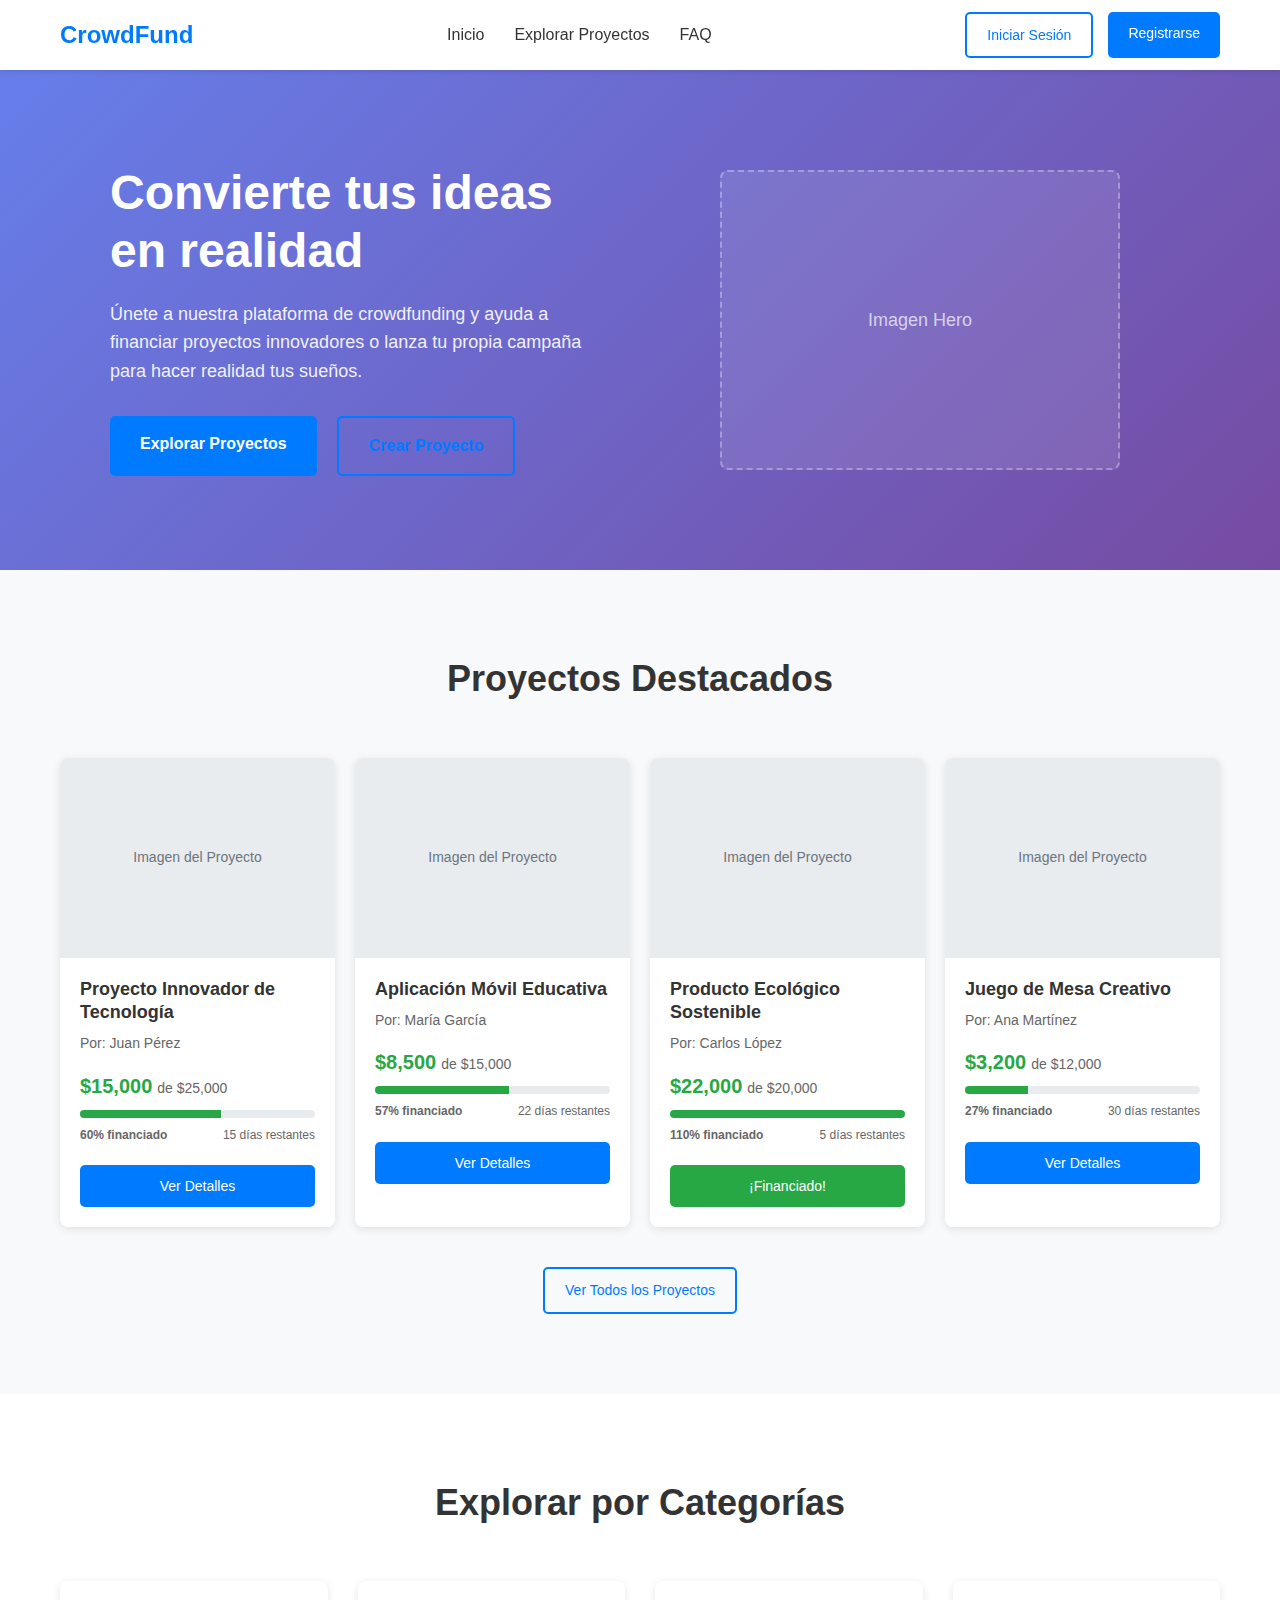
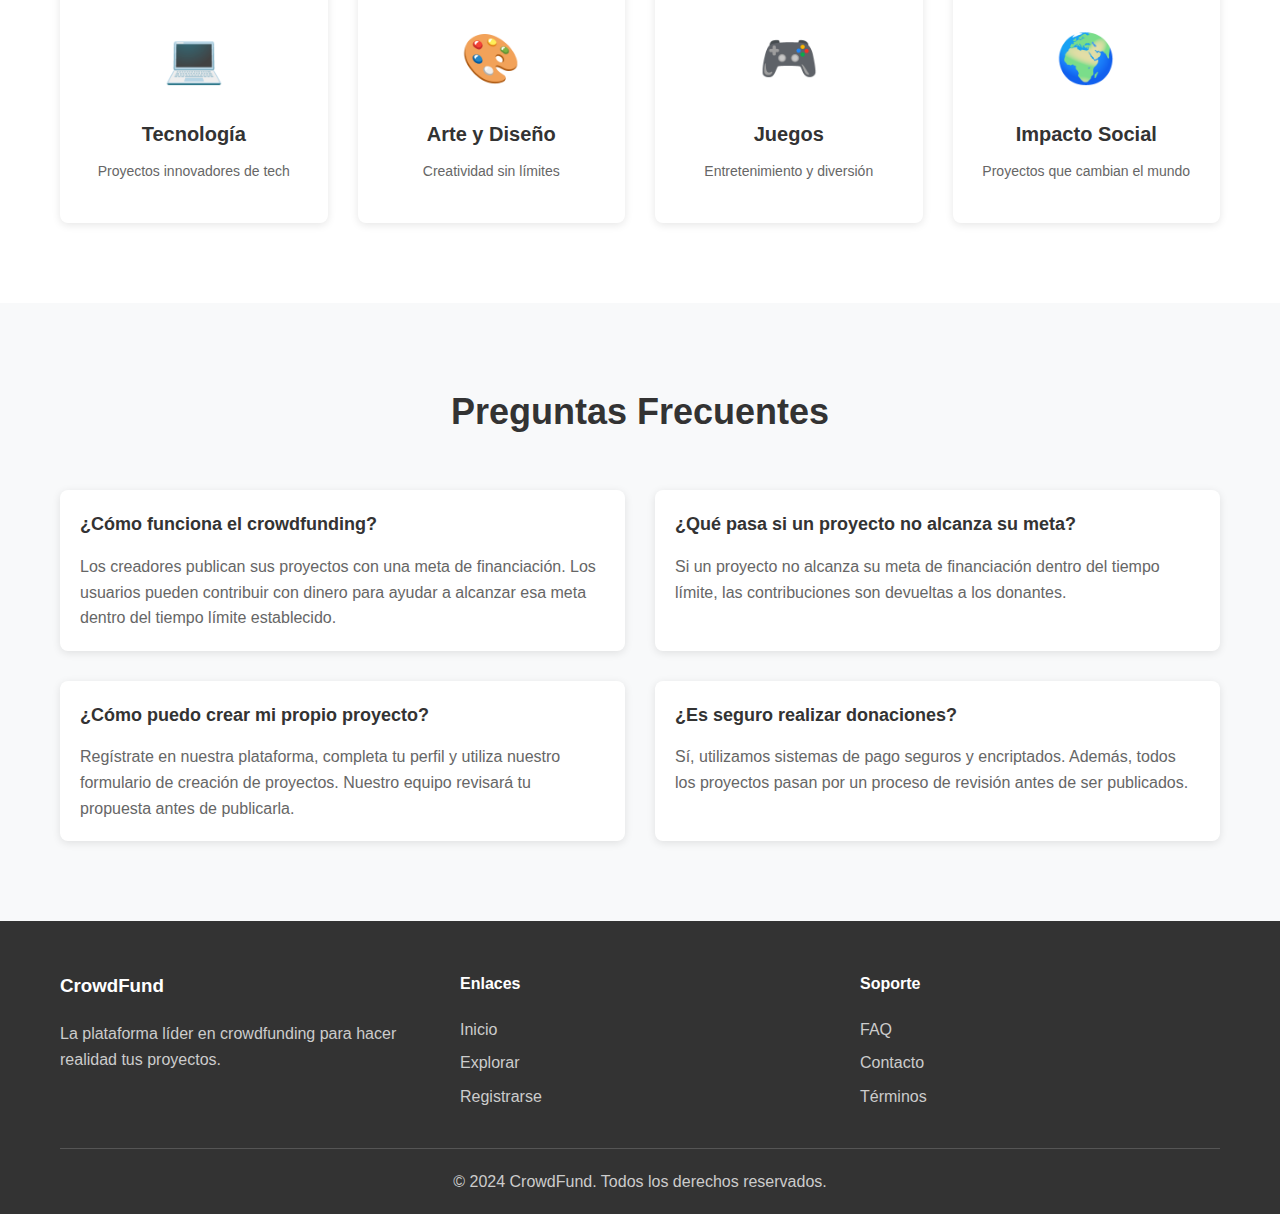
<file: index.html>
<!DOCTYPE html>
<html lang="es">
<head>
    <meta charset="UTF-8">
    <meta name="viewport" content="width=device-width, initial-scale=1.0">
    <title>Plataforma de Crowdfunding - Inicio</title>
    <link rel="stylesheet" href="css/common.css">
    <link rel="stylesheet" href="css/homepage/homepage.css">
    <link rel="stylesheet" href="css/homepage/featured.css">
    <link rel="stylesheet" href="css/homepage/categories.css">
    <link rel="stylesheet" href="css/homepage/footer.css">
</head>
<body>
    <header class="header">
        <nav class="nav-container">
            <a href="index.html" class="logo">CrowdFund</a>
            <ul class="nav-menu">
                <li><a href="index.html">Inicio</a></li>
                <li><a href="explore.html">Explorar Proyectos</a></li>
                <li><a href="#faq">FAQ</a></li>
            </ul>
            <div class="nav-auth">
                <a href="login.html" class="btn btn-secondary">Iniciar Sesión</a>
                <a href="register.html" class="btn btn-primary">Registrarse</a>
            </div>
        </nav>
    </header>

    <section class="hero">
        <div class="container">
            <div class="hero-content">
                <h1 class="hero-title">Convierte tus ideas en realidad</h1>
                <p class="hero-subtitle">
                    Únete a nuestra plataforma de crowdfunding y ayuda a financiar proyectos innovadores 
                    o lanza tu propia campaña para hacer realidad tus sueños.
                </p>
                <div class="hero-actions">
                    <a href="explore.html" class="btn btn-primary btn-large">Explorar Proyectos</a>
                    <a href="register.html" class="btn btn-secondary btn-large">Crear Proyecto</a>
                </div>
            </div>
            <div class="hero-image">
                <div class="hero-placeholder">
                    <span>Imagen Hero</span>
                </div>
            </div>
        </div>
    </section>

    <section class="featured-projects">
        <div class="container">
            <h2 class="section-title">Proyectos Destacados</h2>
            <div class="projects-grid grid grid-4">
                
                <div class="project-card card">
                    <div class="project-image">
                        <div class="image-placeholder">Imagen del Proyecto</div>
                    </div>
                    <div class="card-body">
                        <h3 class="project-title">Proyecto Innovador de Tecnología</h3>
                        <p class="project-creator">Por: Juan Pérez</p>
                        <div class="project-stats">
                            <div class="funding-info">
                                <span class="amount-raised">$15,000</span>
                                <span class="goal">de $25,000</span>
                            </div>
                            <div class="progress">
                                <div class="progress-bar" style="width: 60%"></div>
                            </div>
                            <div class="project-meta">
                                <span class="percentage">60% financiado</span>
                                <span class="deadline">15 días restantes</span>
                            </div>
                        </div>
                        <a href="project-detail.html" class="btn btn-primary btn-full">Ver Detalles</a>
                    </div>
                </div>

                
                <div class="project-card card">
                    <div class="project-image">
                        <div class="image-placeholder">Imagen del Proyecto</div>
                    </div>
                    <div class="card-body">
                        <h3 class="project-title">Aplicación Móvil Educativa</h3>
                        <p class="project-creator">Por: María García</p>
                        <div class="project-stats">
                            <div class="funding-info">
                                <span class="amount-raised">$8,500</span>
                                <span class="goal">de $15,000</span>
                            </div>
                            <div class="progress">
                                <div class="progress-bar" style="width: 57%"></div>
                            </div>
                            <div class="project-meta">
                                <span class="percentage">57% financiado</span>
                                <span class="deadline">22 días restantes</span>
                            </div>
                        </div>
                        <a href="project-detail.html" class="btn btn-primary btn-full">Ver Detalles</a>
                    </div>
                </div>

                
                <div class="project-card card">
                    <div class="project-image">
                        <div class="image-placeholder">Imagen del Proyecto</div>
                    </div>
                    <div class="card-body">
                        <h3 class="project-title">Producto Ecológico Sostenible</h3>
                        <p class="project-creator">Por: Carlos López</p>
                        <div class="project-stats">
                            <div class="funding-info">
                                <span class="amount-raised">$22,000</span>
                                <span class="goal">de $20,000</span>
                            </div>
                            <div class="progress">
                                <div class="progress-bar" style="width: 100%"></div>
                            </div>
                            <div class="project-meta">
                                <span class="percentage">110% financiado</span>
                                <span class="deadline">5 días restantes</span>
                            </div>
                        </div>
                        <a href="project-detail.html" class="btn btn-success btn-full">¡Financiado!</a>
                    </div>
                </div>

                <div class="project-card card">
                    <div class="project-image">
                        <div class="image-placeholder">Imagen del Proyecto</div>
                    </div>
                    <div class="card-body">
                        <h3 class="project-title">Juego de Mesa Creativo</h3>
                        <p class="project-creator">Por: Ana Martínez</p>
                        <div class="project-stats">
                            <div class="funding-info">
                                <span class="amount-raised">$3,200</span>
                                <span class="goal">de $12,000</span>
                            </div>
                            <div class="progress">
                                <div class="progress-bar" style="width: 27%"></div>
                            </div>
                            <div class="project-meta">
                                <span class="percentage">27% financiado</span>
                                <span class="deadline">30 días restantes</span>
                            </div>
                        </div>
                        <a href="project-detail.html" class="btn btn-primary btn-full">Ver Detalles</a>
                    </div>
                </div>
            </div>
            <div class="section-footer">
                <a href="explore.html" class="btn btn-secondary">Ver Todos los Proyectos</a>
            </div>
        </div>
    </section>

    <section class="categories">
        <div class="container">
            <h2 class="section-title">Explorar por Categorías</h2>
            <div class="categories-grid grid grid-4">
                <a href="explore.html?category=tecnologia" class="category-card card">
                    <div class="category-icon">💻</div>
                    <h3>Tecnología</h3>
                    <p>Proyectos innovadores de tech</p>
                </a>
                <a href="explore.html?category=arte" class="category-card card">
                    <div class="category-icon">🎨</div>
                    <h3>Arte y Diseño</h3>
                    <p>Creatividad sin límites</p>
                </a>
                <a href="explore.html?category=juegos" class="category-card card">
                    <div class="category-icon">🎮</div>
                    <h3>Juegos</h3>
                    <p>Entretenimiento y diversión</p>
                </a>
                <a href="explore.html?category=social" class="category-card card">
                    <div class="category-icon">🌍</div>
                    <h3>Impacto Social</h3>
                    <p>Proyectos que cambian el mundo</p>
                </a>
            </div>
        </div>
    </section>

    <section id="faq" class="faq">
        <div class="container">
            <h2 class="section-title">Preguntas Frecuentes</h2>
            <div class="faq-grid grid grid-2">
                <div class="faq-item card">
                    <div class="card-body">
                        <h3>¿Cómo funciona el crowdfunding?</h3>
                        <p>Los creadores publican sus proyectos con una meta de financiación. Los usuarios pueden contribuir con dinero para ayudar a alcanzar esa meta dentro del tiempo límite establecido.</p>
                    </div>
                </div>
                <div class="faq-item card">
                    <div class="card-body">
                        <h3>¿Qué pasa si un proyecto no alcanza su meta?</h3>
                        <p>Si un proyecto no alcanza su meta de financiación dentro del tiempo límite, las contribuciones son devueltas a los donantes.</p>
                    </div>
                </div>
                <div class="faq-item card">
                    <div class="card-body">
                        <h3>¿Cómo puedo crear mi propio proyecto?</h3>
                        <p>Regístrate en nuestra plataforma, completa tu perfil y utiliza nuestro formulario de creación de proyectos. Nuestro equipo revisará tu propuesta antes de publicarla.</p>
                    </div>
                </div>
                <div class="faq-item card">
                    <div class="card-body">
                        <h3>¿Es seguro realizar donaciones?</h3>
                        <p>Sí, utilizamos sistemas de pago seguros y encriptados. Además, todos los proyectos pasan por un proceso de revisión antes de ser publicados.</p>
                    </div>
                </div>
            </div>
        </div>
    </section>

    <footer class="footer">
        <div class="container">
            <div class="footer-content">
                <div class="footer-section">
                    <h3>CrowdFund</h3>
                    <p>La plataforma líder en crowdfunding para hacer realidad tus proyectos.</p>
                </div>
                <div class="footer-section">
                    <h4>Enlaces</h4>
                    <ul>
                        <li><a href="index.html">Inicio</a></li>
                        <li><a href="explore.html">Explorar</a></li>
                        <li><a href="register.html">Registrarse</a></li>
                    </ul>
                </div>
                <div class="footer-section">
                    <h4>Soporte</h4>
                    <ul>
                        <li><a href="#faq">FAQ</a></li>
                        <li><a href="#">Contacto</a></li>
                        <li><a href="#">Términos</a></li>
                    </ul>
                </div>
            </div>
            <div class="footer-bottom">
                <p>&copy; 2024 CrowdFund. Todos los derechos reservados.</p>
            </div>
        </div>
    </footer>
</body>
</html>
</file>
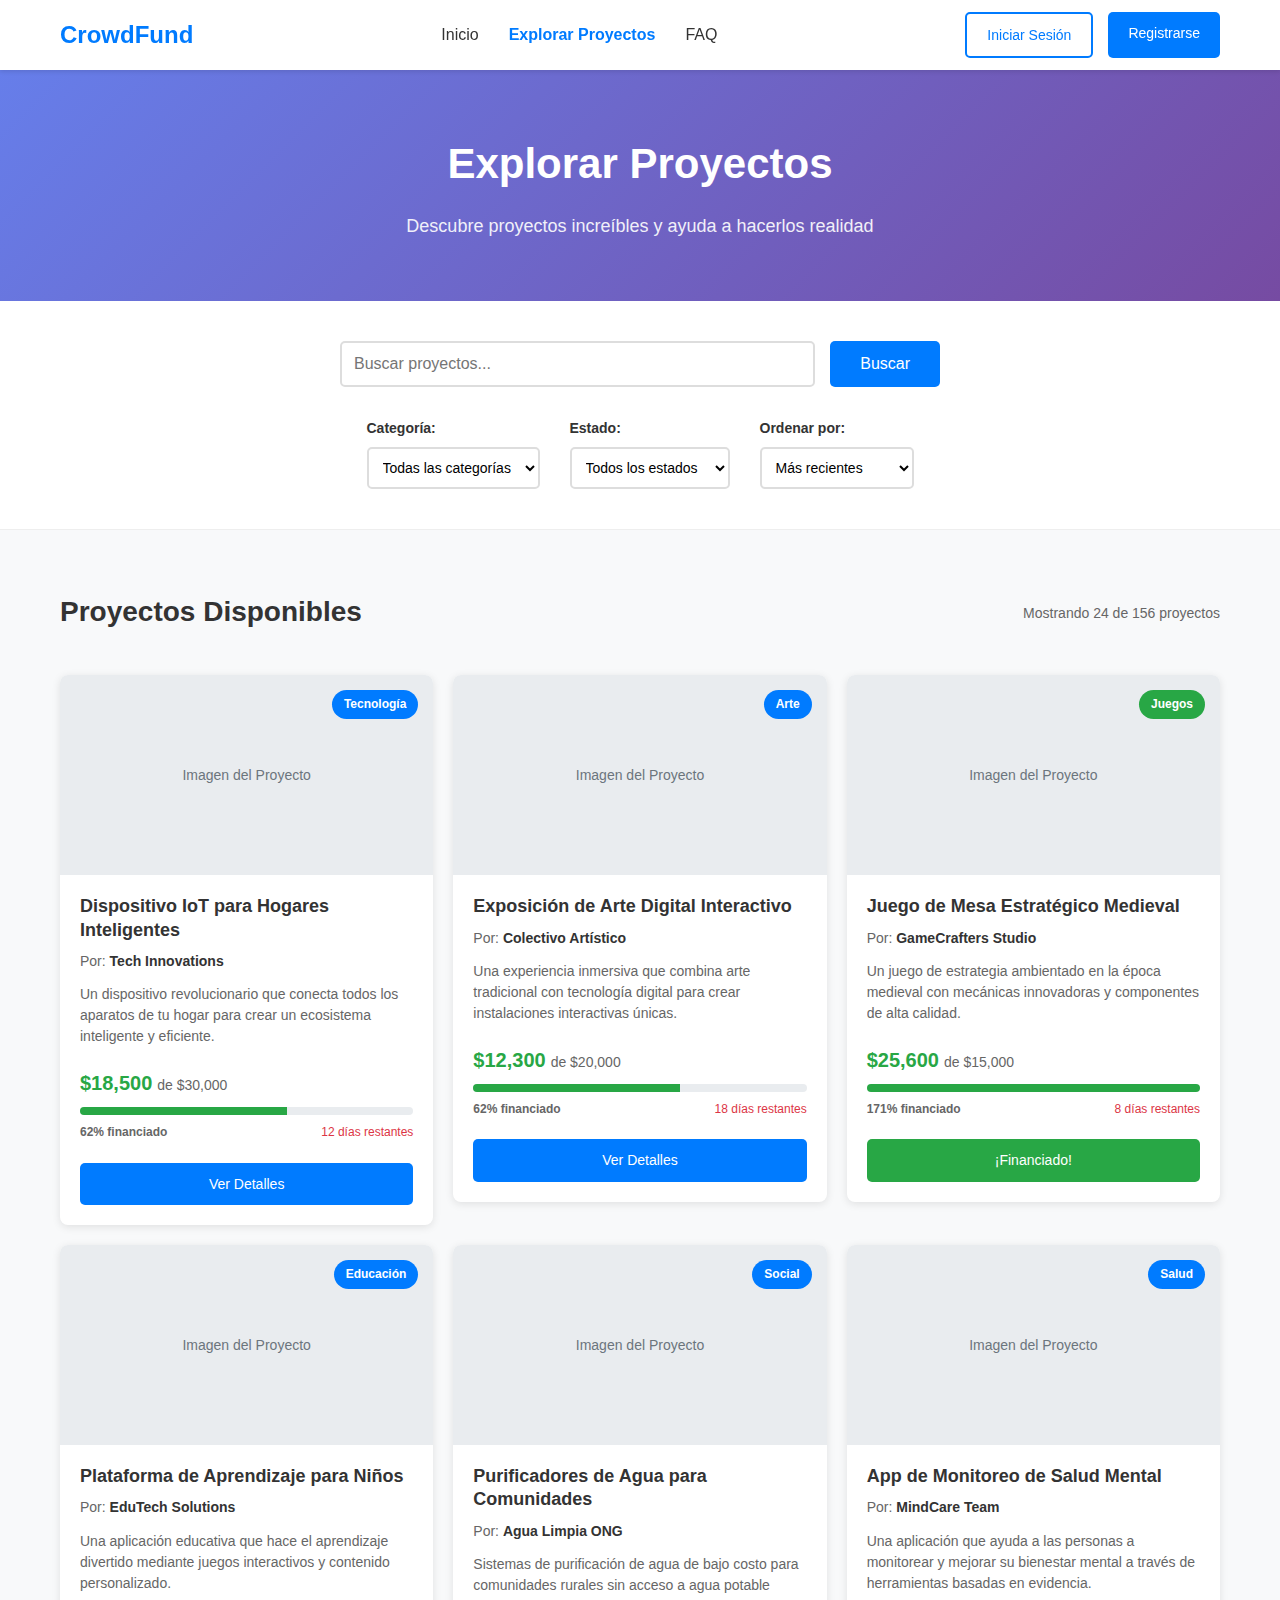
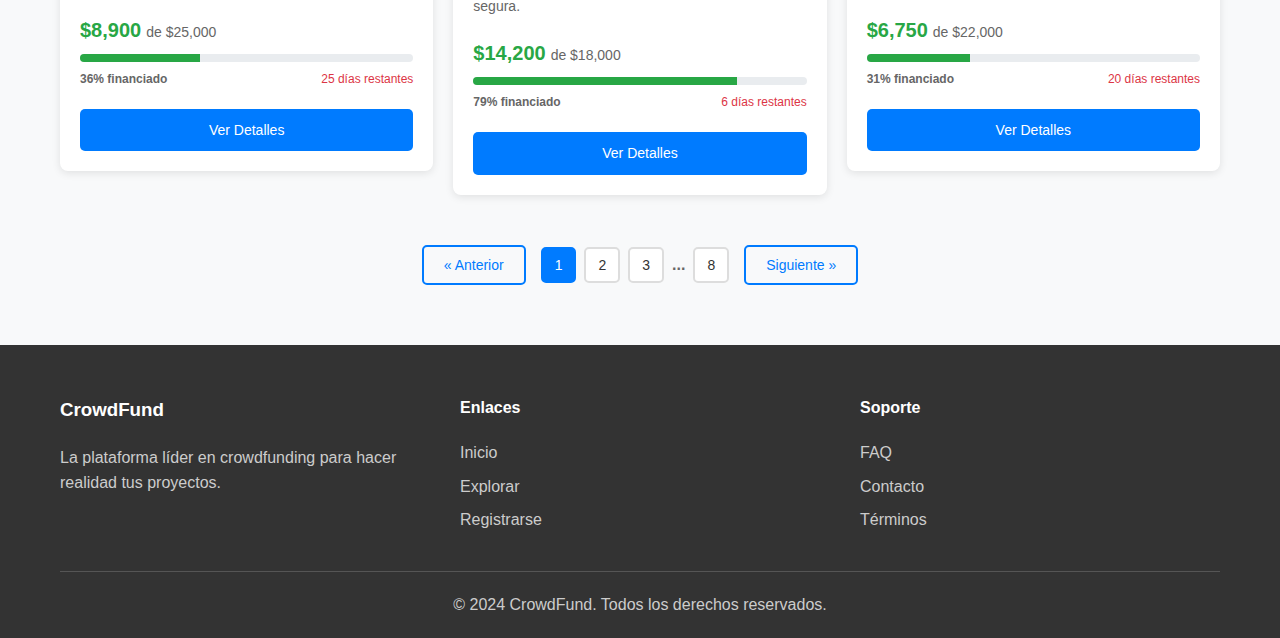
<file: explore.html>
<!DOCTYPE html>
<html lang="es">
<head>
    <meta charset="UTF-8">
    <meta name="viewport" content="width=device-width, initial-scale=1.0">
    <title>Explorar Proyectos - Plataforma de Crowdfunding</title>
    <link rel="stylesheet" href="css/common.css">
    <link rel="stylesheet" href="css/explore/explore.css">
    <link rel="stylesheet" href="css/explore/projectCard.css">
    <link rel="stylesheet" href="css/explore/footer.css">
</head>
<body>

    <header class="header">
        <nav class="nav-container">
            <a href="index.html" class="logo">CrowdFund</a>
            <ul class="nav-menu">
                <li><a href="index.html">Inicio</a></li>
                <li><a href="explore.html" class="active">Explorar Proyectos</a></li>
                <li><a href="index.html#faq">FAQ</a></li>
            </ul>
            <div class="nav-auth">
                <a href="login.html" class="btn btn-secondary">Iniciar Sesión</a>
                <a href="register.html" class="btn btn-primary">Registrarse</a>
            </div>
        </nav>
    </header>

    <section class="page-header">
        <div class="container">
            <h1>Explorar Proyectos</h1>
            <p>Descubre proyectos increíbles y ayuda a hacerlos realidad</p>
        </div>
    </section>

    <section class="search-filters">
        <div class="container">
            <div class="search-bar">
                <input type="text" class="form-input search-input" placeholder="Buscar proyectos...">
                <button class="btn btn-primary search-btn">Buscar</button>
            </div>
            
            <div class="filters">
                <div class="filter-group">
                    <label class="filter-label">Categoría:</label>
                    <select class="form-select filter-select">
                        <option value="">Todas las categorías</option>
                        <option value="tecnologia">Tecnología</option>
                        <option value="arte">Arte y Diseño</option>
                        <option value="juegos">Juegos</option>
                        <option value="social">Impacto Social</option>
                        <option value="educacion">Educación</option>
                        <option value="salud">Salud</option>
                    </select>
                </div>
                
                <div class="filter-group">
                    <label class="filter-label">Estado:</label>
                    <select class="form-select filter-select">
                        <option value="">Todos los estados</option>
                        <option value="activo">Activo</option>
                        <option value="financiado">Financiado</option>
                        <option value="proximo">Próximo a finalizar</option>
                    </select>
                </div>
                
                <div class="filter-group">
                    <label class="filter-label">Ordenar por:</label>
                    <select class="form-select filter-select">
                        <option value="reciente">Más recientes</option>
                        <option value="popular">Más populares</option>
                        <option value="financiacion">% de financiación</option>
                        <option value="tiempo">Tiempo restante</option>
                    </select>
                </div>
            </div>
        </div>
    </section>

    <section class="projects-section">
        <div class="container">
            <div class="projects-header">
                <h2>Proyectos Disponibles</h2>
                <span class="results-count">Mostrando 24 de 156 proyectos</span>
            </div>
            
            <div class="projects-grid grid grid-3">
            
                <div class="project-card card">
                    <div class="project-image">
                        <div class="image-placeholder">Imagen del Proyecto</div>
                        <div class="project-category">Tecnología</div>
                    </div>
                    <div class="card-body">
                        <h3 class="project-title">Dispositivo IoT para Hogares Inteligentes</h3>
                        <p class="project-creator">Por: <strong>Tech Innovations</strong></p>
                        <p class="project-description">
                            Un dispositivo revolucionario que conecta todos los aparatos de tu hogar 
                            para crear un ecosistema inteligente y eficiente.
                        </p>
                        <div class="project-stats">
                            <div class="funding-info">
                                <span class="amount-raised">$18,500</span>
                                <span class="goal">de $30,000</span>
                            </div>
                            <div class="progress">
                                <div class="progress-bar" style="width: 62%"></div>
                            </div>
                            <div class="project-meta">
                                <span class="percentage">62% financiado</span>
                                <span class="deadline">12 días restantes</span>
                            </div>
                        </div>
                        <a href="project-detail.html" class="btn btn-primary btn-full">Ver Detalles</a>
                    </div>
                </div>
                
                <div class="project-card card">
                    <div class="project-image">
                        <div class="image-placeholder">Imagen del Proyecto</div>
                        <div class="project-category">Arte</div>
                    </div>
                    <div class="card-body">
                        <h3 class="project-title">Exposición de Arte Digital Interactivo</h3>
                        <p class="project-creator">Por: <strong>Colectivo Artístico</strong></p>
                        <p class="project-description">
                            Una experiencia inmersiva que combina arte tradicional con tecnología 
                            digital para crear instalaciones interactivas únicas.
                        </p>
                        <div class="project-stats">
                            <div class="funding-info">
                                <span class="amount-raised">$12,300</span>
                                <span class="goal">de $20,000</span>
                            </div>
                            <div class="progress">
                                <div class="progress-bar" style="width: 62%"></div>
                            </div>
                            <div class="project-meta">
                                <span class="percentage">62% financiado</span>
                                <span class="deadline">18 días restantes</span>
                            </div>
                        </div>
                        <a href="project-detail.html" class="btn btn-primary btn-full">Ver Detalles</a>
                    </div>
                </div>

                <div class="project-card card">
                    <div class="project-image">
                        <div class="image-placeholder">Imagen del Proyecto</div>
                        <div class="project-category funded">Juegos</div>
                    </div>
                    <div class="card-body">
                        <h3 class="project-title">Juego de Mesa Estratégico Medieval</h3>
                        <p class="project-creator">Por: <strong>GameCrafters Studio</strong></p>
                        <p class="project-description">
                            Un juego de estrategia ambientado en la época medieval con mecánicas 
                            innovadoras y componentes de alta calidad.
                        </p>
                        <div class="project-stats">
                            <div class="funding-info">
                                <span class="amount-raised">$25,600</span>
                                <span class="goal">de $15,000</span>
                            </div>
                            <div class="progress">
                                <div class="progress-bar" style="width: 100%"></div>
                            </div>
                            <div class="project-meta">
                                <span class="percentage">171% financiado</span>
                                <span class="deadline">8 días restantes</span>
                            </div>
                        </div>
                        <a href="project-detail.html" class="btn btn-success btn-full">¡Financiado!</a>
                    </div>
                </div>

                <div class="project-card card">
                    <div class="project-image">
                        <div class="image-placeholder">Imagen del Proyecto</div>
                        <div class="project-category">Educación</div>
                    </div>
                    <div class="card-body">
                        <h3 class="project-title">Plataforma de Aprendizaje para Niños</h3>
                        <p class="project-creator">Por: <strong>EduTech Solutions</strong></p>
                        <p class="project-description">
                            Una aplicación educativa que hace el aprendizaje divertido mediante 
                            juegos interactivos y contenido personalizado.
                        </p>
                        <div class="project-stats">
                            <div class="funding-info">
                                <span class="amount-raised">$8,900</span>
                                <span class="goal">de $25,000</span>
                            </div>
                            <div class="progress">
                                <div class="progress-bar" style="width: 36%"></div>
                            </div>
                            <div class="project-meta">
                                <span class="percentage">36% financiado</span>
                                <span class="deadline">25 días restantes</span>
                            </div>
                        </div>
                        <a href="project-detail.html" class="btn btn-primary btn-full">Ver Detalles</a>
                    </div>
                </div>

                <div class="project-card card">
                    <div class="project-image">
                        <div class="image-placeholder">Imagen del Proyecto</div>
                        <div class="project-category">Social</div>
                    </div>
                    <div class="card-body">
                        <h3 class="project-title">Purificadores de Agua para Comunidades</h3>
                        <p class="project-creator">Por: <strong>Agua Limpia ONG</strong></p>
                        <p class="project-description">
                            Sistemas de purificación de agua de bajo costo para comunidades 
                            rurales sin acceso a agua potable segura.
                        </p>
                        <div class="project-stats">
                            <div class="funding-info">
                                <span class="amount-raised">$14,200</span>
                                <span class="goal">de $18,000</span>
                            </div>
                            <div class="progress">
                                <div class="progress-bar" style="width: 79%"></div>
                            </div>
                            <div class="project-meta">
                                <span class="percentage">79% financiado</span>
                                <span class="deadline">6 días restantes</span>
                            </div>
                        </div>
                        <a href="project-detail.html" class="btn btn-primary btn-full">Ver Detalles</a>
                    </div>
                </div>

                <div class="project-card card">
                    <div class="project-image">
                        <div class="image-placeholder">Imagen del Proyecto</div>
                        <div class="project-category">Salud</div>
                    </div>
                    <div class="card-body">
                        <h3 class="project-title">App de Monitoreo de Salud Mental</h3>
                        <p class="project-creator">Por: <strong>MindCare Team</strong></p>
                        <p class="project-description">
                            Una aplicación que ayuda a las personas a monitorear y mejorar 
                            su bienestar mental a través de herramientas basadas en evidencia.
                        </p>
                        <div class="project-stats">
                            <div class="funding-info">
                                <span class="amount-raised">$6,750</span>
                                <span class="goal">de $22,000</span>
                            </div>
                            <div class="progress">
                                <div class="progress-bar" style="width: 31%"></div>
                            </div>
                            <div class="project-meta">
                                <span class="percentage">31% financiado</span>
                                <span class="deadline">20 días restantes</span>
                            </div>
                        </div>
                        <a href="project-detail.html" class="btn btn-primary btn-full">Ver Detalles</a>
                    </div>
                </div>
            </div>

            <div class="pagination">
                <button class="btn btn-secondary" disabled>« Anterior</button>
                <div class="page-numbers">
                    <button class="page-btn active">1</button>
                    <button class="page-btn">2</button>
                    <button class="page-btn">3</button>
                    <span class="page-dots">...</span>
                    <button class="page-btn">8</button>
                </div>
                <button class="btn btn-secondary">Siguiente »</button>
            </div>
        </div>
    </section>

    <footer class="footer">
        <div class="container">
            <div class="footer-content">
                <div class="footer-section">
                    <h3>CrowdFund</h3>
                    <p>La plataforma líder en crowdfunding para hacer realidad tus proyectos.</p>
                </div>
                <div class="footer-section">
                    <h4>Enlaces</h4>
                    <ul>
                        <li><a href="index.html">Inicio</a></li>
                        <li><a href="explore.html">Explorar</a></li>
                        <li><a href="register.html">Registrarse</a></li>
                    </ul>
                </div>
                <div class="footer-section">
                    <h4>Soporte</h4>
                    <ul>
                        <li><a href="index.html#faq">FAQ</a></li>
                        <li><a href="#">Contacto</a></li>
                        <li><a href="#">Términos</a></li>
                    </ul>
                </div>
            </div>
            <div class="footer-bottom">
                <p>&copy; 2024 CrowdFund. Todos los derechos reservados.</p>
            </div>
        </div>
    </footer>
</body>
</html>
</file>
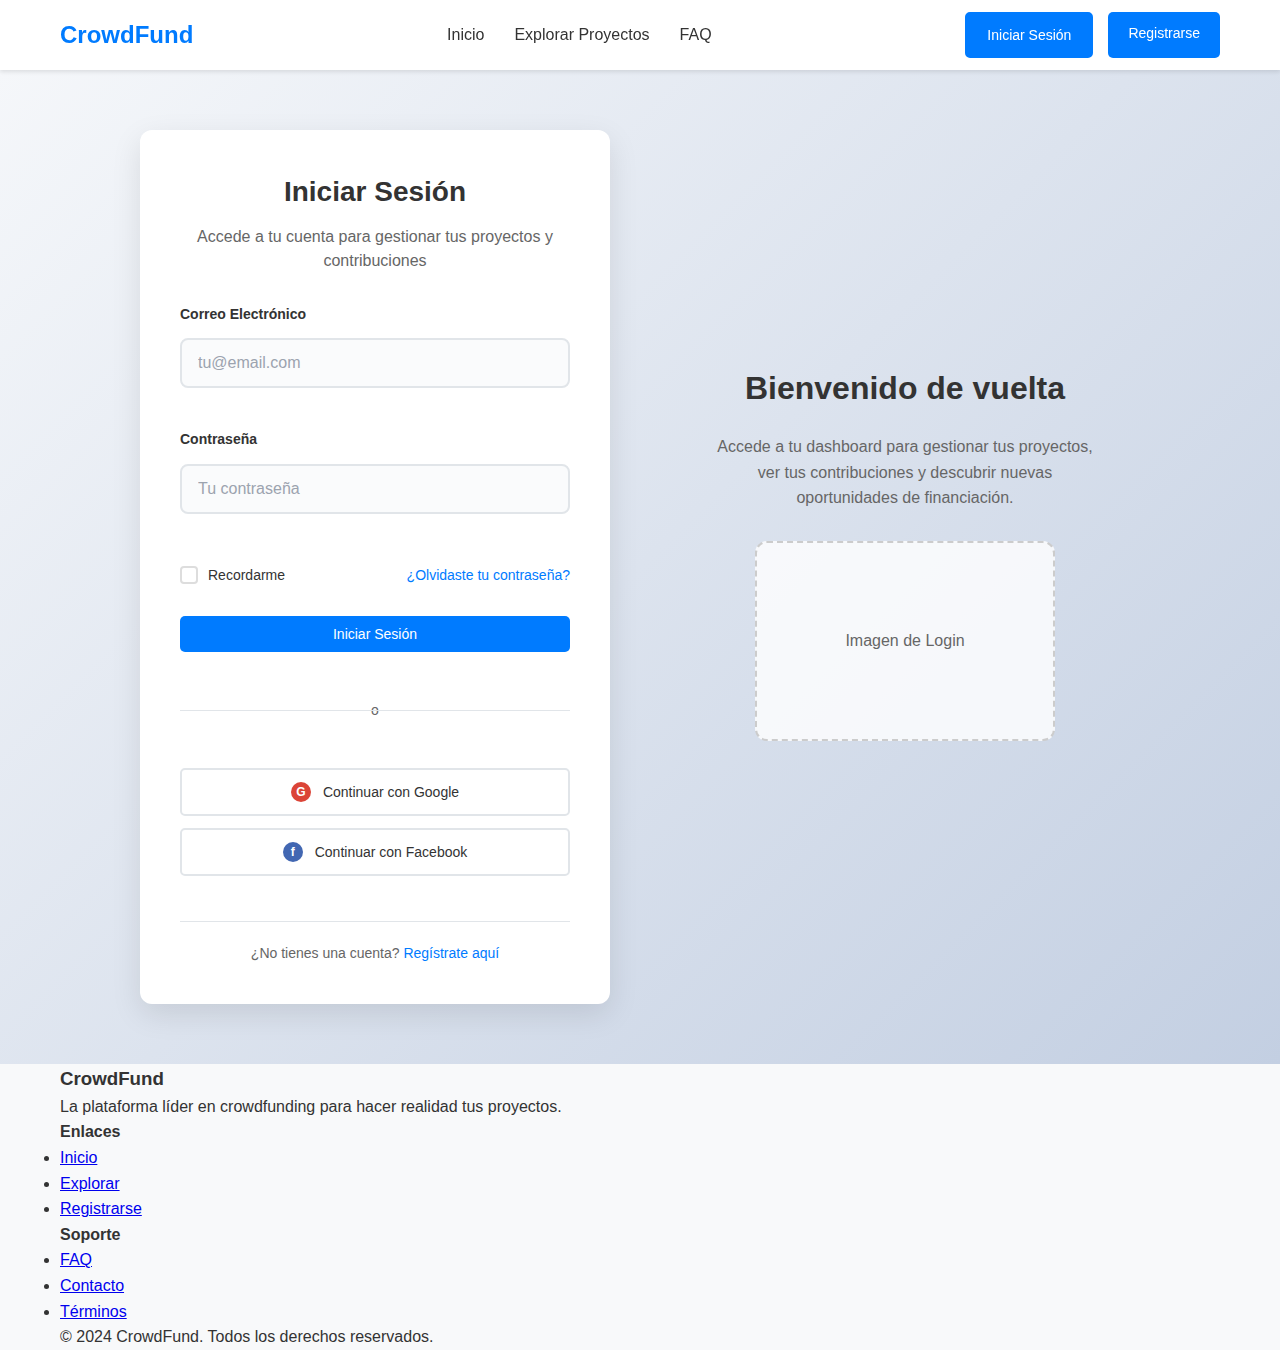
<file: login.html>
<!DOCTYPE html>
<html lang="es">
<head>
    <meta charset="UTF-8">
    <meta name="viewport" content="width=device-width, initial-scale=1.0">
    <title>Iniciar Sesión - Plataforma de Crowdfunding</title>
    <link rel="stylesheet" href="css/common.css">
    <link rel="stylesheet" href="css/auth/auth.css">
</head>
<body>

    <header class="header">
        <nav class="nav-container">
            <a href="index.html" class="logo">CrowdFund</a>
            <ul class="nav-menu">
                <li><a href="index.html">Inicio</a></li>
                <li><a href="explore.html">Explorar Proyectos</a></li>
                <li><a href="index.html#faq">FAQ</a></li>
            </ul>
            <div class="nav-auth">
                <a href="login.html" class="btn btn-secondary active">Iniciar Sesión</a>
                <a href="register.html" class="btn btn-primary">Registrarse</a>
            </div>
        </nav>
    </header>

    <section class="auth-section">
        <div class="container">
            <div class="auth-container">
                
                <div class="auth-form-container">
                    <div class="auth-header">
                        <h1>Iniciar Sesión</h1>
                        <p>Accede a tu cuenta para gestionar tus proyectos y contribuciones</p>
                    </div>

                    <form class="auth-form" id="loginForm">
                        <div class="form-group">
                            <label for="email" class="form-label">Correo Electrónico</label>
                            <input 
                                type="email" 
                                id="email" 
                                name="email" 
                                class="form-input" 
                                placeholder="tu@email.com"
                                required
                            >
                        </div>

                        <div class="form-group">
                            <label for="password" class="form-label">Contraseña</label>
                            <input 
                                type="password" 
                                id="password" 
                                name="password" 
                                class="form-input" 
                                placeholder="Tu contraseña"
                                required
                            >
                        </div>

                        <div class="form-options">
                            <label class="checkbox-label">
                                <input type="checkbox" name="remember" class="checkbox">
                                <span class="checkmark"></span>
                                Recordarme
                            </label>
                            <a href="forgot-password.html" class="forgot-link">¿Olvidaste tu contraseña?</a>
                        </div>

                        <button type="submit" class="btn btn-primary btn-large btn-full">
                            Iniciar Sesión
                        </button>

                        <div class="form-divider">
                            <span>o</span>
                        </div>

                        <div class="social-login">
                            <button type="button" class="btn btn-social btn-google">
                                <span class="social-icon">G</span>
                                Continuar con Google
                            </button>
                            <button type="button" class="btn btn-social btn-facebook">
                                <span class="social-icon">f</span>
                                Continuar con Facebook
                            </button>
                        </div>

                        <div class="auth-footer">
                            <p>¿No tienes una cuenta? <a href="register.html">Regístrate aquí</a></p>
                        </div>
                    </form>
                </div>

                <div class="auth-image">
                    <div class="image-content">
                        <h2>Bienvenido de vuelta</h2>
                        <p>
                            Accede a tu dashboard para gestionar tus proyectos, 
                            ver tus contribuciones y descubrir nuevas oportunidades 
                            de financiación.
                        </p>
                        <div class="auth-placeholder">
                            <span>Imagen de Login</span>
                        </div>
                    </div>
                </div>
            </div>
        </div>
    </section>

    <footer class="footer">
        <div class="container">
            <div class="footer-content">
                <div class="footer-section">
                    <h3>CrowdFund</h3>
                    <p>La plataforma líder en crowdfunding para hacer realidad tus proyectos.</p>
                </div>
                <div class="footer-section">
                    <h4>Enlaces</h4>
                    <ul>
                        <li><a href="index.html">Inicio</a></li>
                        <li><a href="explore.html">Explorar</a></li>
                        <li><a href="register.html">Registrarse</a></li>
                    </ul>
                </div>
                <div class="footer-section">
                    <h4>Soporte</h4>
                    <ul>
                        <li><a href="index.html#faq">FAQ</a></li>
                        <li><a href="#">Contacto</a></li>
                        <li><a href="#">Términos</a></li>
                    </ul>
                </div>
            </div>
            <div class="footer-bottom">
                <p>&copy; 2024 CrowdFund. Todos los derechos reservados.</p>
            </div>
        </div>
    </footer>

    <script>
        
        document.getElementById('loginForm').addEventListener('submit', function(e) {
            e.preventDefault();
            
            const email = document.getElementById('email').value;
            const password = document.getElementById('password').value;
            
            if (!email || !password) {
                alert('Por favor, completa todos los campos.');
                return;
            }
            
            alert('Funcionalidad de login en desarrollo. Redirigiendo al dashboard...');
            
            window.location.href = 'dashboard.html';
        });

        document.querySelector('.btn-google').addEventListener('click', function() {
            alert('Login con Google en desarrollo');
        });

        document.querySelector('.btn-facebook').addEventListener('click', function() {
            alert('Login con Facebook en desarrollo');
        });
    </script>
</body>
</html>
</file>
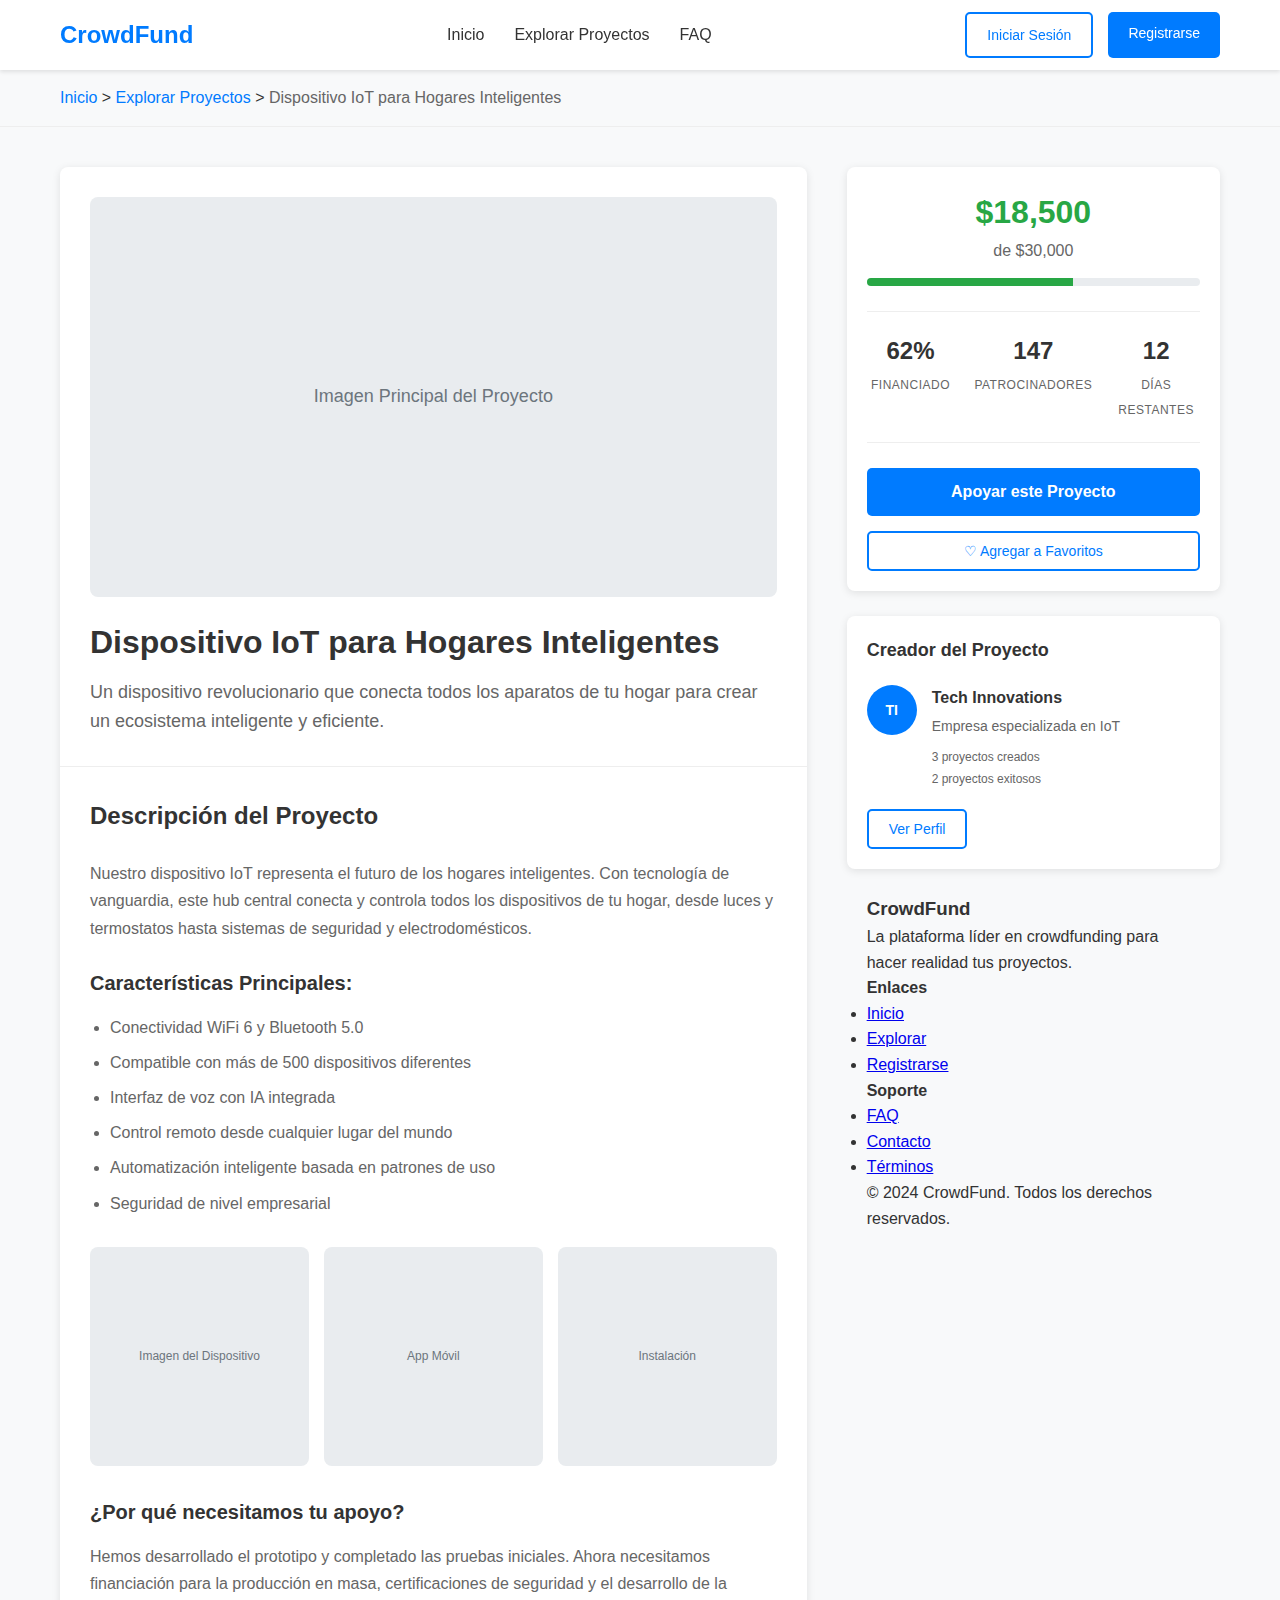
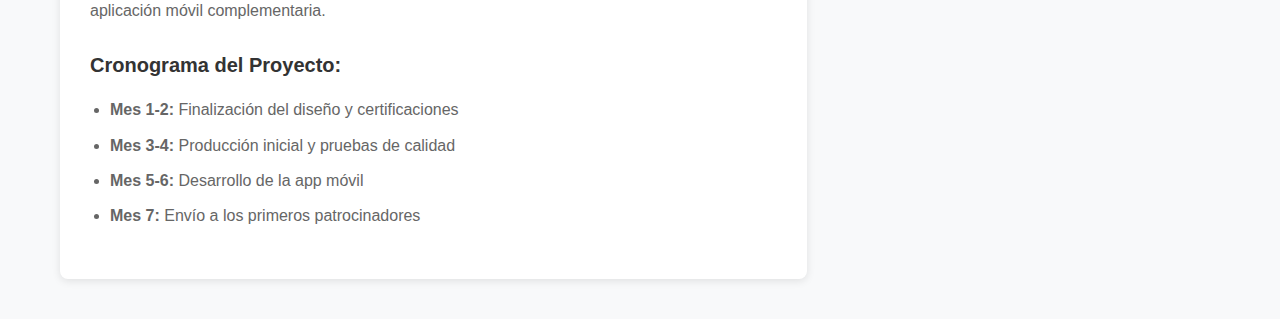
<file: project-detail.html>
<!DOCTYPE html>
<html lang="es">
<head>
    <meta charset="UTF-8">
    <meta name="viewport" content="width=device-width, initial-scale=1.0">
    <title>Dispositivo IoT para Hogares Inteligentes - Plataforma de Crowdfunding</title>
    <link rel="stylesheet" href="css/common.css">
    <link rel="stylesheet" href="css/detail/project-detail.css">
    <link rel="stylesheet" href="css/detail/main.css">
    <link rel="stylesheet" href="css/detail/description.css">
    <link rel="stylesheet" href="css/detail/creator.css">
    <link rel="stylesheet" href="css/detail/founding.css">
    <link rel="stylesheet" href="css/detail/supports.css">
</head>
<body>
    <header class="header">
        <nav class="nav-container">
            <a href="index.html" class="logo">CrowdFund</a>
            <ul class="nav-menu">
                <li><a href="index.html">Inicio</a></li>
                <li><a href="explore.html">Explorar Proyectos</a></li>
                <li><a href="index.html#faq">FAQ</a></li>
            </ul>
            <div class="nav-auth">
                <a href="login.html" class="btn btn-secondary">Iniciar Sesión</a>
                <a href="register.html" class="btn btn-primary">Registrarse</a>
            </div>
        </nav>
    </header>

    <nav class="breadcrumb">
        <div class="container">
            <a href="index.html">Inicio</a> > 
            <a href="explore.html">Explorar Proyectos</a> > 
            <span>Dispositivo IoT para Hogares Inteligentes</span>
        </div>
    </nav>

    <main class="project-detail">
        <div class="container">
            <div class="project-layout">
                
                <div class="project-main">
                    
                    <div class="project-header">
                        <div class="project-image-main">
                            <div class="image-placeholder-large">Imagen Principal del Proyecto</div>
                        </div>
                        <h1 class="project-title">Dispositivo IoT para Hogares Inteligentes</h1>
                        <p class="project-subtitle">
                            Un dispositivo revolucionario que conecta todos los aparatos de tu hogar 
                            para crear un ecosistema inteligente y eficiente.
                        </p>
                    </div>

                    <div class="project-description">
                        <h2>Descripción del Proyecto</h2>
                        <div class="description-content">
                            <p>
                                Nuestro dispositivo IoT representa el futuro de los hogares inteligentes. 
                                Con tecnología de vanguardia, este hub central conecta y controla todos 
                                los dispositivos de tu hogar, desde luces y termostatos hasta sistemas 
                                de seguridad y electrodomésticos.
                            </p>
                            
                            <h3>Características Principales:</h3>
                            <ul>
                                <li>Conectividad WiFi 6 y Bluetooth 5.0</li>
                                <li>Compatible con más de 500 dispositivos diferentes</li>
                                <li>Interfaz de voz con IA integrada</li>
                                <li>Control remoto desde cualquier lugar del mundo</li>
                                <li>Automatización inteligente basada en patrones de uso</li>
                                <li>Seguridad de nivel empresarial</li>
                            </ul>

                            <div class="project-image-gallery">
                                <div class="gallery-item">
                                    <div class="image-placeholder">Imagen del Dispositivo</div>
                                </div>
                                <div class="gallery-item">
                                    <div class="image-placeholder">App Móvil</div>
                                </div>
                                <div class="gallery-item">
                                    <div class="image-placeholder">Instalación</div>
                                </div>
                            </div>

                            <h3>¿Por qué necesitamos tu apoyo?</h3>
                            <p>
                                Hemos desarrollado el prototipo y completado las pruebas iniciales. 
                                Ahora necesitamos financiación para la producción en masa, certificaciones 
                                de seguridad y el desarrollo de la aplicación móvil complementaria.
                            </p>

                            <h3>Cronograma del Proyecto:</h3>
                            <ul>
                                <li><strong>Mes 1-2:</strong> Finalización del diseño y certificaciones</li>
                                <li><strong>Mes 3-4:</strong> Producción inicial y pruebas de calidad</li>
                                <li><strong>Mes 5-6:</strong> Desarrollo de la app móvil</li>
                                <li><strong>Mes 7:</strong> Envío a los primeros patrocinadores</li>
                            </ul>
                        </div>
                    </div>
                </div>

                <div class="project-sidebar">
                    <div class="funding-card card">
                        <div class="card-body">
                            <div class="funding-amount">
                                <span class="amount-raised">$18,500</span>
                                <span class="goal">de $30,000</span>
                            </div>
                            <div class="progress">
                                <div class="progress-bar" style="width: 62%"></div>
                            </div>
                            <div class="funding-stats">
                                <div class="stat">
                                    <span class="stat-number">62%</span>
                                    <span class="stat-label">Financiado</span>
                                </div>
                                <div class="stat">
                                    <span class="stat-number">147</span>
                                    <span class="stat-label">Patrocinadores</span>
                                </div>
                                <div class="stat">
                                    <span class="stat-number">12</span>
                                    <span class="stat-label">Días restantes</span>
                                </div>
                            </div>
                            
                            <div class="action-buttons">
                                <button class="btn btn-primary btn-large btn-full donate-btn">
                                    Apoyar este Proyecto
                                </button>
                                <button class="btn btn-secondary btn-full favorite-btn">
                                    ♡ Agregar a Favoritos
                                </button>
                            </div>
                        </div>
                    </div>

                    <div class="creator-card card">
                        <div class="card-body">
                            <h3>Creador del Proyecto</h3>
                            <div class="creator-info">
                                <div class="creator-avatar">
                                    <div class="avatar-placeholder">TI</div>
                                </div>
                                <div class="creator-details">
                                    <h4>Tech Innovations</h4>
                                    <p>Empresa especializada en IoT</p>
                                    <div class="creator-stats">
                                        <span>3 proyectos creados</span>
                                        <span>2 proyectos exitosos</span>
                                    </div>
                                </div>
                            </div>
                            <button class="btn btn-secondary btn-full">Ver Perfil</button>
                        </div>
                    </div>

    <div id="donationModal" class="modal">
        <div class="modal-content">
            <div class="modal-header">
                <h3>Apoyar este Proyecto</h3>
                <button class="modal-close">&times;</button>
            </div>
            <div class="modal-body">
                <p>Para realizar una donación, necesitas iniciar sesión en tu cuenta.</p>
                <div class="modal-actions">
                    <a href="login.html" class="btn btn-primary">Iniciar Sesión</a>
                    <a href="register.html" class="btn btn-secondary">Crear Cuenta</a>
                </div>
            </div>
        </div>
    </div>

    <footer class="footer">
        <div class="container">
            <div class="footer-content">
                <div class="footer-section">
                    <h3>CrowdFund</h3>
                    <p>La plataforma líder en crowdfunding para hacer realidad tus proyectos.</p>
                </div>
                <div class="footer-section">
                    <h4>Enlaces</h4>
                    <ul>
                        <li><a href="index.html">Inicio</a></li>
                        <li><a href="explore.html">Explorar</a></li>
                        <li><a href="register.html">Registrarse</a></li>
                    </ul>
                </div>
                <div class="footer-section">
                    <h4>Soporte</h4>
                    <ul>
                        <li><a href="index.html#faq">FAQ</a></li>
                        <li><a href="#">Contacto</a></li>
                        <li><a href="#">Términos</a></li>
                    </ul>
                </div>
            </div>
            <div class="footer-bottom">
                <p>&copy; 2024 CrowdFund. Todos los derechos reservados.</p>
            </div>
        </div>
    </footer>

    <script>

        const donateBtn = document.querySelector('.donate-btn');
        const favoriteBtn = document.querySelector('.favorite-btn');
        const modal = document.getElementById('donationModal');
        const closeBtn = document.querySelector('.modal-close');

        donateBtn.addEventListener('click', () => {
            modal.classList.add('active');
        });

        favoriteBtn.addEventListener('click', () => {
            modal.classList.add('active');
        });

        closeBtn.addEventListener('click', () => {
            modal.classList.remove('active');
        });

        modal.addEventListener('click', (e) => {
            if (e.target === modal) {
                modal.classList.remove('active');
            }
        });
    </script>
</body>
</html>
</file>
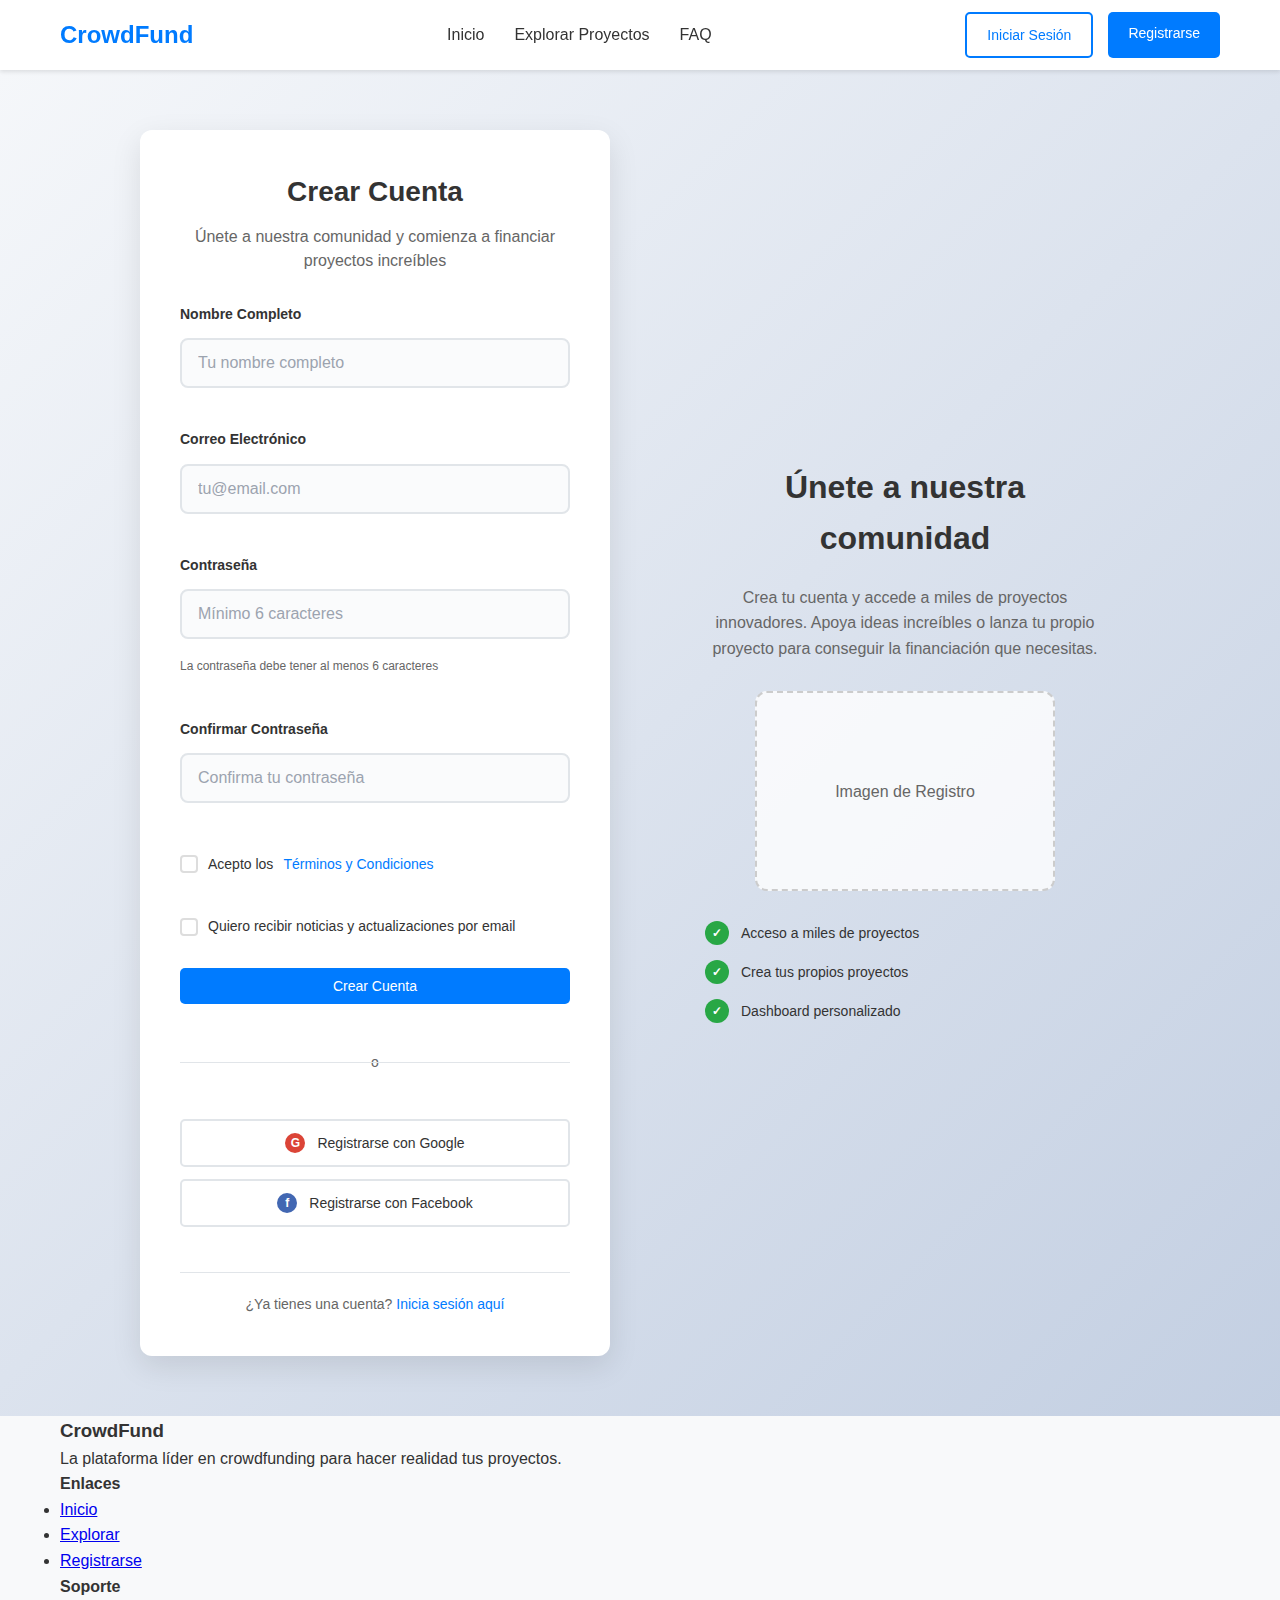
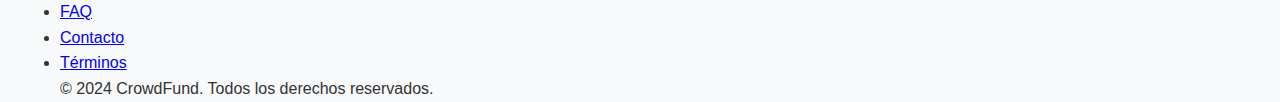
<file: register.html>
<!DOCTYPE html>
<html lang="es">
<head>
    <meta charset="UTF-8">
    <meta name="viewport" content="width=device-width, initial-scale=1.0">
    <title>Registrarse - Plataforma de Crowdfunding</title>
    <link rel="stylesheet" href="css/common.css">
    <link rel="stylesheet" href="css/auth/auth.css">
</head>
<body>

    <header class="header">
        <nav class="nav-container">
            <a href="index.html" class="logo">CrowdFund</a>
            <ul class="nav-menu">
                <li><a href="index.html">Inicio</a></li>
                <li><a href="explore.html">Explorar Proyectos</a></li>
                <li><a href="index.html#faq">FAQ</a></li>
            </ul>
            <div class="nav-auth">
                <a href="login.html" class="btn btn-secondary">Iniciar Sesión</a>
                <a href="register.html" class="btn btn-primary active">Registrarse</a>
            </div>
        </nav>
    </header>

    <section class="auth-section">
        <div class="container">
            <div class="auth-container">
           
                <div class="auth-form-container">
                    <div class="auth-header">
                        <h1>Crear Cuenta</h1>
                        <p>Únete a nuestra comunidad y comienza a financiar proyectos increíbles</p>
                    </div>

                    <form class="auth-form" id="registerForm">
                        <div class="form-group">
                            <label for="fullName" class="form-label">Nombre Completo</label>
                            <input 
                                type="text" 
                                id="fullName" 
                                name="fullName" 
                                class="form-input" 
                                placeholder="Tu nombre completo"
                                required
                            >
                        </div>

                        <div class="form-group">
                            <label for="email" class="form-label">Correo Electrónico</label>
                            <input 
                                type="email" 
                                id="email" 
                                name="email" 
                                class="form-input" 
                                placeholder="tu@email.com"
                                required
                            >
                        </div>

                        <div class="form-group">
                            <label for="password" class="form-label">Contraseña</label>
                            <input 
                                type="password" 
                                id="password" 
                                name="password" 
                                class="form-input" 
                                placeholder="Mínimo 6 caracteres"
                                required
                                minlength="6"
                            >
                            <div class="password-requirements">
                                <small>La contraseña debe tener al menos 6 caracteres</small>
                            </div>
                        </div>

                        <div class="form-group">
                            <label for="confirmPassword" class="form-label">Confirmar Contraseña</label>
                            <input 
                                type="password" 
                                id="confirmPassword" 
                                name="confirmPassword" 
                                class="form-input" 
                                placeholder="Confirma tu contraseña"
                                required
                            >
                        </div>

                        <div class="form-options">
                            <label class="checkbox-label">
                                <input type="checkbox" name="terms" class="checkbox" required>
                                <span class="checkmark"></span>
                                Acepto los <a href="#" class="terms-link">Términos y Condiciones</a>
                            </label>
                        </div>

                        <div class="form-options">
                            <label class="checkbox-label">
                                <input type="checkbox" name="newsletter" class="checkbox">
                                <span class="checkmark"></span>
                                Quiero recibir noticias y actualizaciones por email
                            </label>
                        </div>

                        <button type="submit" class="btn btn-primary btn-large btn-full">
                            Crear Cuenta
                        </button>

                        <div class="form-divider">
                            <span>o</span>
                        </div>

                        <div class="social-login">
                            <button type="button" class="btn btn-social btn-google">
                                <span class="social-icon">G</span>
                                Registrarse con Google
                            </button>
                            <button type="button" class="btn btn-social btn-facebook">
                                <span class="social-icon">f</span>
                                Registrarse con Facebook
                            </button>
                        </div>

                        <div class="auth-footer">
                            <p>¿Ya tienes una cuenta? <a href="login.html">Inicia sesión aquí</a></p>
                        </div>
                    </form>
                </div>
        
                <div class="auth-image">
                    <div class="image-content">
                        <h2>Únete a nuestra comunidad</h2>
                        <p>
                            Crea tu cuenta y accede a miles de proyectos innovadores. 
                            Apoya ideas increíbles o lanza tu propio proyecto para 
                            conseguir la financiación que necesitas.
                        </p>
                        <div class="auth-placeholder">
                            <span>Imagen de Registro</span>
                        </div>
                        <div class="features-list">
                            <div class="feature-item">
                                <span class="feature-icon">✓</span>
                                <span>Acceso a miles de proyectos</span>
                            </div>
                            <div class="feature-item">
                                <span class="feature-icon">✓</span>
                                <span>Crea tus propios proyectos</span>
                            </div>
                            <div class="feature-item">
                                <span class="feature-icon">✓</span>
                                <span>Dashboard personalizado</span>
                            </div>
                        </div>
                    </div>
                </div>
            </div>
        </div>
    </section>

    <div id="successModal" class="modal">
        <div class="modal-content">
            <div class="modal-header">
                <h3>¡Registro Exitoso!</h3>
            </div>
            <div class="modal-body">
                <p>
                    Tu cuenta ha sido creada exitosamente. Hemos enviado un enlace de 
                    activación a tu correo electrónico. Por favor, revisa tu bandeja 
                    de entrada y haz clic en el enlace para activar tu cuenta.
                </p>
                <div class="modal-actions">
                    <button class="btn btn-primary" onclick="window.location.href='login.html'">
                        Ir a Iniciar Sesión
                    </button>
                </div>
            </div>
        </div>
    </div>

    <footer class="footer">
        <div class="container">
            <div class="footer-content">
                <div class="footer-section">
                    <h3>CrowdFund</h3>
                    <p>La plataforma líder en crowdfunding para hacer realidad tus proyectos.</p>
                </div>
                <div class="footer-section">
                    <h4>Enlaces</h4>
                    <ul>
                        <li><a href="index.html">Inicio</a></li>
                        <li><a href="explore.html">Explorar</a></li>
                        <li><a href="register.html">Registrarse</a></li>
                    </ul>
                </div>
                <div class="footer-section">
                    <h4>Soporte</h4>
                    <ul>
                        <li><a href="index.html#faq">FAQ</a></li>
                        <li><a href="#">Contacto</a></li>
                        <li><a href="#">Términos</a></li>
                    </ul>
                </div>
            </div>
            <div class="footer-bottom">
                <p>&copy; 2024 CrowdFund. Todos los derechos reservados.</p>
            </div>
        </div>
    </footer>

    <script>
     
        document.getElementById('registerForm').addEventListener('submit', function(e) {
            e.preventDefault();
            
            const fullName = document.getElementById('fullName').value;
            const email = document.getElementById('email').value;
            const password = document.getElementById('password').value;
            const confirmPassword = document.getElementById('confirmPassword').value;
            const termsAccepted = document.querySelector('input[name="terms"]').checked;
        
            if (!fullName || !email || !password || !confirmPassword) {
                alert('Por favor, completa todos los campos obligatorios.');
                return;
            }
            
            if (password.length < 6) {
                alert('La contraseña debe tener al menos 6 caracteres.');
                return;
            }
            
            if (password !== confirmPassword) {
                alert('Las contraseñas no coinciden.');
                return;
            }
            
            if (!termsAccepted) {
                alert('Debes aceptar los términos y condiciones.');
                return;
            }
            
            document.getElementById('successModal').classList.add('active');
        });

        document.querySelector('.btn-google').addEventListener('click', function() {
            alert('Registro con Google en desarrollo');
        });

        document.querySelector('.btn-facebook').addEventListener('click', function() {
            alert('Registro con Facebook en desarrollo');
        });

        document.getElementById('confirmPassword').addEventListener('input', function() {
            const password = document.getElementById('password').value;
            const confirmPassword = this.value;
            
            if (confirmPassword && password !== confirmPassword) {
                this.setCustomValidity('Las contraseñas no coinciden');
            } else {
                this.setCustomValidity('');
            }
        });
    </script>
</body>
</html>
</file>
<file: css/homepage/homepage.css>
.hero {
    background: linear-gradient(135deg, #667eea 0%, #764ba2 100%);
    color: white;
    padding: 80px 0;
    min-height: 500px;
    display: flex;
    align-items: center;
}

.hero .container {
    display: grid;
    grid-template-columns: 1fr 1fr;
    gap: 60px;
    align-items: center;
}

.hero-content {
    max-width: 500px;
}

.hero-title {
    font-size: 48px;
    font-weight: bold;
    margin-bottom: 20px;
    line-height: 1.2;
}

.hero-subtitle {
    font-size: 18px;
    margin-bottom: 30px;
    opacity: 0.9;
    line-height: 1.6;
}

.hero-actions {
    display: flex;
    gap: 20px;
    flex-wrap: wrap;
}

.btn-large {
    padding: 15px 30px;
    font-size: 16px;
    font-weight: 600;
}

.hero-image {
    display: flex;
    justify-content: center;
    align-items: center;
}

.hero-placeholder {
    width: 400px;
    height: 300px;
    background-color: rgba(255,255,255,0.1);
    border: 2px dashed rgba(255,255,255,0.3);
    display: flex;
    align-items: center;
    justify-content: center;
    border-radius: 8px;
    color: rgba(255,255,255,0.7);
    font-size: 18px;
}

.faq {
    padding: 80px 0;
    background-color: #f8f9fa;
}

.faq-grid {
    gap: 30px;
}

.faq-item h3 {
    font-size: 18px;
    font-weight: 600;
    margin-bottom: 15px;
    color: #333;
}

.faq-item p {
    color: #666;
    line-height: 1.6;
}

@media (max-width: 768px) {
    .hero {
        padding: 60px 0;
    }
    
    .hero .container {
        grid-template-columns: 1fr;
        gap: 40px;
        text-align: center;
    }
    
    .hero-title {
        font-size: 36px;
    }
    
    .hero-subtitle {
        font-size: 16px;
    }
    
    .hero-placeholder {
        width: 300px;
        height: 200px;
    }
    
    .section-title {
        font-size: 28px;
        margin-bottom: 30px;
    }
    
    .featured-projects,
    .categories,
    .faq {
        padding: 60px 0;
    }
    
    .footer-content {
        grid-template-columns: 1fr;
        gap: 30px;
        text-align: center;
    }
    
    .category-card {
        padding: 30px 15px;
    }
    
    .category-icon {
        font-size: 36px;
    }
}

@media (max-width: 480px) {
    .hero {
        padding: 40px 0;
    }
    
    .hero-title {
        font-size: 28px;
    }
    
    .hero-actions {
        flex-direction: column;
        gap: 15px;
    }
    
    .btn-large {
        padding: 12px 24px;
        font-size: 14px;
    }
    
    .hero-placeholder {
        width: 250px;
        height: 150px;
        font-size: 14px;
    }
    
    .section-title {
        font-size: 24px;
    }
    
    .project-title {
        font-size: 16px;
    }
    
    .amount-raised {
        font-size: 18px;
    }
    
    .featured-projects,
    .categories,
    .faq {
        padding: 40px 0;
    }
}
</file>
<file: css/homepage/featured.css>
.featured-projects {
    padding: 80px 0;
    background-color: #f8f9fa;
}

.section-title {
    text-align: center;
    font-size: 36px;
    font-weight: bold;
    margin-bottom: 50px;
    color: #333;
}

.projects-grid {
    margin-bottom: 40px;
}

.project-card {
    transition: all 0.3s ease;
}

.project-image {
    height: 200px;
    overflow: hidden;
}

.image-placeholder {
    width: 100%;
    height: 100%;
    background-color: #e9ecef;
    display: flex;
    align-items: center;
    justify-content: center;
    color: #6c757d;
    font-size: 14px;
}

.project-title {
    font-size: 18px;
    font-weight: 600;
    margin-bottom: 8px;
    color: #333;
    line-height: 1.3;
}

.project-creator {
    color: #666;
    font-size: 14px;
    margin-bottom: 15px;
}

.project-stats {
    margin-bottom: 20px;
}

.funding-info {
    display: flex;
    align-items: baseline;
    gap: 5px;
    margin-bottom: 8px;
}

.amount-raised {
    font-size: 20px;
    font-weight: bold;
    color: #28a745;
}

.goal {
    color: #666;
    font-size: 14px;
}

.project-meta {
    display: flex;
    justify-content: space-between;
    font-size: 12px;
    color: #666;
    margin-top: 8px;
}

.percentage {
    font-weight: 600;
}

.btn-full {
    width: 100%;
}

.section-footer {
    text-align: center;
}
</file>
<file: css/homepage/categories.css>
.categories {
    padding: 80px 0;
    background-color: white;
}

.categories-grid {
    gap: 30px;
}

.category-card {
    text-decoration: none;
    color: inherit;
    text-align: center;
    padding: 40px 20px;
    transition: all 0.3s ease;
}

.category-card:hover {
    transform: translateY(-5px);
    box-shadow: 0 8px 25px rgba(0,0,0,0.15);
}

.category-icon {
    font-size: 48px;
    margin-bottom: 20px;
}

.category-card h3 {
    font-size: 20px;
    font-weight: 600;
    margin-bottom: 10px;
    color: #333;
}

.category-card p {
    color: #666;
    font-size: 14px;
}
</file>
<file: css/homepage/footer.css>
.footer {
    background-color: #333;
    color: white;
    padding: 50px 0 20px;
}

.footer-content {
    display: grid;
    grid-template-columns: repeat(3, 1fr);
    gap: 40px;
    margin-bottom: 30px;
}

.footer-section h3,
.footer-section h4 {
    margin-bottom: 20px;
    color: #fff;
}

.footer-section ul {
    list-style: none;
}

.footer-section ul li {
    margin-bottom: 8px;
}

.footer-section ul li a {
    color: #ccc;
    text-decoration: none;
    transition: color 0.3s;
}

.footer-section ul li a:hover {
    color: #007bff;
}

.footer-section p {
    color: #ccc;
    line-height: 1.6;
}

.footer-bottom {
    text-align: center;
    padding-top: 20px;
    border-top: 1px solid #555;
    color: #ccc;
}
</file>
<file: css/explore/explore.css>
.nav-menu a.active {
    color: #007bff;
    font-weight: 600;
}

.page-header {
    background: linear-gradient(135deg, #667eea 0%, #764ba2 100%);
    color: white;
    padding: 60px 0;
    text-align: center;
}

.page-header h1 {
    font-size: 42px;
    font-weight: bold;
    margin-bottom: 15px;
}

.page-header p {
    font-size: 18px;
    opacity: 0.9;
}

.search-filters {
    background-color: white;
    padding: 40px 0;
    border-bottom: 1px solid #eee;
}

.search-bar {
    display: flex;
    gap: 15px;
    margin-bottom: 30px;
    max-width: 600px;
    margin-left: auto;
    margin-right: auto;
}

.search-input {
    flex: 1;
    font-size: 16px;
}

.search-btn {
    padding: 12px 30px;
    font-size: 16px;
    white-space: nowrap;
}

.filters {
    display: flex;
    gap: 30px;
    justify-content: center;
    flex-wrap: wrap;
}

.filter-group {
    display: flex;
    flex-direction: column;
    gap: 8px;
    min-width: 150px;
}

.filter-label {
    font-size: 14px;
    font-weight: 600;
    color: #333;
}

.filter-select {
    font-size: 14px;
    padding: 10px;
}

.projects-section {
    padding: 60px 0;
    background-color: #f8f9fa;
}

.projects-header {
    display: flex;
    justify-content: space-between;
    align-items: center;
    margin-bottom: 40px;
}

.projects-header h2 {
    font-size: 28px;
    font-weight: bold;
    color: #333;
}

.results-count {
    color: #666;
    font-size: 14px;
}

.projects-grid {
    margin-bottom: 50px;
}

.pagination {
    display: flex;
    justify-content: center;
    align-items: center;
    gap: 15px;
}

.page-numbers {
    display: flex;
    gap: 8px;
    align-items: center;
}

.page-btn {
    padding: 8px 12px;
    border: 2px solid #ddd;
    background: white;
    color: #333;
    border-radius: 5px;
    cursor: pointer;
    font-size: 14px;
    transition: all 0.3s;
}

.page-btn:hover {
    border-color: #007bff;
    color: #007bff;
}

.page-btn.active {
    background-color: #007bff;
    border-color: #007bff;
    color: white;
}

.page-dots {
    color: #666;
    font-weight: bold;
}

@media (max-width: 768px) {
    .page-header {
        padding: 40px 0;
    }
    
    .page-header h1 {
        font-size: 32px;
    }
    
    .page-header p {
        font-size: 16px;
    }
    
    .search-filters {
        padding: 30px 0;
    }
    
    .search-bar {
        flex-direction: column;
        gap: 15px;
    }
    
    .search-btn {
        padding: 12px 20px;
    }
    
    .filters {
        flex-direction: column;
        gap: 20px;
        align-items: center;
    }
    
    .filter-group {
        width: 100%;
        max-width: 300px;
    }
    
    .projects-section {
        padding: 40px 0;
    }
    
    .projects-header {
        flex-direction: column;
        gap: 15px;
        text-align: center;
    }
    
    .projects-header h2 {
        font-size: 24px;
    }
    
    .project-description {
        -webkit-line-clamp: 2;
    }
    
    .pagination {
        flex-wrap: wrap;
        gap: 10px;
    }
    
    .page-numbers {
        gap: 5px;
    }
    
    .footer-content {
        grid-template-columns: 1fr;
        gap: 30px;
        text-align: center;
    }
}

@media (max-width: 480px) {
    .page-header {
        padding: 30px 0;
    }
    
    .page-header h1 {
        font-size: 28px;
    }
    
    .search-filters {
        padding: 20px 0;
    }
    
    .projects-section {
        padding: 30px 0;
    }
    
    .projects-header h2 {
        font-size: 22px;
    }
    
    .project-title {
        font-size: 16px;
    }
    
    .amount-raised {
        font-size: 18px;
    }
    
    .project-description {
        font-size: 13px;
        -webkit-line-clamp: 2;
    }
    
    .project-category {
        font-size: 11px;
        padding: 4px 10px;
    }
    
    .pagination {
        justify-content: center;
    }
    
    .page-btn {
        padding: 6px 10px;
        font-size: 12px;
    }
}
</file>
<file: css/explore/projectCard.css>
.project-card {
    transition: all 0.3s ease;
    height: fit-content;
}

.project-card:hover {
    transform: translateY(-5px);
    box-shadow: 0 8px 25px rgba(0,0,0,0.15);
}

.project-image {
    position: relative;
    height: 200px;
    overflow: hidden;
}

.image-placeholder {
    width: 100%;
    height: 100%;
    background-color: #e9ecef;
    display: flex;
    align-items: center;
    justify-content: center;
    color: #6c757d;
    font-size: 14px;
}

.project-category {
    position: absolute;
    top: 15px;
    right: 15px;
    background-color: #007bff;
    color: white;
    padding: 5px 12px;
    border-radius: 15px;
    font-size: 12px;
    font-weight: 600;
}

.project-category.funded {
    background-color: #28a745;
}

.project-title {
    font-size: 18px;
    font-weight: 600;
    margin-bottom: 8px;
    color: #333;
    line-height: 1.3;
}

.project-creator {
    color: #666;
    font-size: 14px;
    margin-bottom: 12px;
}

.project-creator strong {
    color: #333;
}

.project-description {
    color: #666;
    font-size: 14px;
    line-height: 1.5;
    margin-bottom: 20px;
    display: -webkit-box;
    -webkit-line-clamp: 3;
    -webkit-box-orient: vertical;
    overflow: hidden;
}

.project-stats {
    margin-bottom: 20px;
}

.funding-info {
    display: flex;
    align-items: baseline;
    gap: 5px;
    margin-bottom: 8px;
}

.amount-raised {
    font-size: 20px;
    font-weight: bold;
    color: #28a745;
}

.goal {
    color: #666;
    font-size: 14px;
}

.project-meta {
    display: flex;
    justify-content: space-between;
    font-size: 12px;
    color: #666;
    margin-top: 8px;
}

.percentage {
    font-weight: 600;
}

.deadline {
    color: #dc3545;
    font-weight: 500;
}

.btn-full {
    width: 100%;
}
</file>
<file: css/explore/footer.css>
.footer {
    background-color: #333;
    color: white;
    padding: 50px 0 20px;
}

.footer-content {
    display: grid;
    grid-template-columns: repeat(3, 1fr);
    gap: 40px;
    margin-bottom: 30px;
}

.footer-section h3,
.footer-section h4 {
    margin-bottom: 20px;
    color: #fff;
}

.footer-section ul {
    list-style: none;
}

.footer-section ul li {
    margin-bottom: 8px;
}

.footer-section ul li a {
    color: #ccc;
    text-decoration: none;
    transition: color 0.3s;
}

.footer-section ul li a:hover {
    color: #007bff;
}

.footer-section p {
    color: #ccc;
    line-height: 1.6;
}

.footer-bottom {
    text-align: center;
    padding-top: 20px;
    border-top: 1px solid #555;
    color: #ccc;
}
</file>
<file: css/auth/auth.css>
.nav-auth .btn.active {
    background-color: #007bff;
    color: white;
}

.auth-section {
    min-height: calc(100vh - 140px);
    display: flex;
    align-items: center;
    padding: 60px 0;
    background: linear-gradient(135deg, #f5f7fa 0%, #c3cfe2 100%);
}

.auth-container {
    display: grid;
    grid-template-columns: 1fr 1fr;
    gap: 60px;
    align-items: center;
    max-width: 1000px;
    margin: 0 auto;
}

.auth-form-container {
    background: white;
    padding: 40px;
    border-radius: 12px;
    box-shadow: 0 10px 30px rgba(0,0,0,0.1);
}

.auth-header {
    text-align: center;
    margin-bottom: 30px;
}

.auth-header h1 {
    font-size: 28px;
    font-weight: bold;
    color: #333;
    margin-bottom: 10px;
}

.auth-header p {
    color: #666;
    font-size: 16px;
    line-height: 1.5;
}

.auth-form {
    display: flex;
    flex-direction: column;
    gap: 20px;
}

.form-group {
    display: flex;
    flex-direction: column;
    gap: 8px;
}

.form-label {
    font-weight: 600;
    color: #333;
    font-size: 14px;
}

.form-input {
    padding: 14px 16px;
    border: 2px solid #e1e5e9;
    border-radius: 8px;
    font-size: 16px;
    transition: all 0.3s ease;
    background-color: #fafbfc;
}

.form-input:focus {
    outline: none;
    border-color: #007bff;
    background-color: white;
    box-shadow: 0 0 0 3px rgba(0,123,255,0.1);
}

.form-input::placeholder {
    color: #9ca3af;
}

.password-requirements {
    margin-top: 5px;
}

.password-requirements small {
    color: #666;
    font-size: 12px;
}

.form-options {
    display: flex;
    justify-content: space-between;
    align-items: center;
    margin: 10px 0;
}

.checkbox-label {
    display: flex;
    align-items: center;
    gap: 10px;
    cursor: pointer;
    font-size: 14px;
    color: #333;
}

.checkbox {
    display: none;
}

.checkmark {
    width: 18px;
    height: 18px;
    border: 2px solid #ddd;
    border-radius: 4px;
    position: relative;
    transition: all 0.3s ease;
}

.checkbox:checked + .checkmark {
    background-color: #007bff;
    border-color: #007bff;
}

.checkbox:checked + .checkmark::after {
    content: '✓';
    position: absolute;
    top: 50%;
    left: 50%;
    transform: translate(-50%, -50%);
    color: white;
    font-size: 12px;
    font-weight: bold;
}

.forgot-link,
.terms-link {
    color: #007bff;
    text-decoration: none;
    font-size: 14px;
    transition: color 0.3s;
}

.forgot-link:hover,
.terms-link:hover {
    color: #0056b3;
    text-decoration: underline;
}

/* Form Divider */
.form-divider {
    position: relative;
    text-align: center;
    margin: 25px 0;
}

.form-divider::before {
    content: '';
    position: absolute;
    top: 50%;
    left: 0;
    right: 0;
    height: 1px;
    background-color: #e1e5e9;
}

.form-divider span {
    background: white;
    padding: 0 15px;
    color: #666;
    font-size: 14px;
}

.social-login {
    display: flex;
    flex-direction: column;
    gap: 12px;
}

.btn-social {
    display: flex;
    align-items: center;
    justify-content: center;
    gap: 12px;
    padding: 12px 20px;
    border: 2px solid #e1e5e9;
    background: white;
    color: #333;
    font-weight: 500;
    transition: all 0.3s ease;
}

.btn-social:hover {
    border-color: #007bff;
    background-color: #f8f9fa;
}

.social-icon {
    width: 20px;
    height: 20px;
    border-radius: 50%;
    display: flex;
    align-items: center;
    justify-content: center;
    font-weight: bold;
    font-size: 12px;
}

.btn-google .social-icon {
    background-color: #db4437;
    color: white;
}

.btn-facebook .social-icon {
    background-color: #4267b2;
    color: white;
}

.auth-footer {
    text-align: center;
    margin-top: 25px;
    padding-top: 20px;
    border-top: 1px solid #e1e5e9;
}

.auth-footer p {
    color: #666;
    font-size: 14px;
}

.auth-footer a {
    color: #007bff;
    text-decoration: none;
    font-weight: 500;
}

.auth-footer a:hover {
    text-decoration: underline;
}

.auth-image {
    display: flex;
    align-items: center;
    justify-content: center;
}

.image-content {
    text-align: center;
    max-width: 400px;
}

.image-content h2 {
    font-size: 32px;
    font-weight: bold;
    color: #333;
    margin-bottom: 20px;
}

.image-content p {
    color: #666;
    font-size: 16px;
    line-height: 1.6;
    margin-bottom: 30px;
}

.auth-placeholder {
    width: 300px;
    height: 200px;
    background-color: rgba(255,255,255,0.8);
    border: 2px dashed #ccc;
    display: flex;
    align-items: center;
    justify-content: center;
    border-radius: 12px;
    color: #666;
    font-size: 16px;
    margin: 0 auto 30px;
}

.features-list {
    display: flex;
    flex-direction: column;
    gap: 15px;
    text-align: left;
}

.feature-item {
    display: flex;
    align-items: center;
    gap: 12px;
}

.feature-icon {
    width: 24px;
    height: 24px;
    background-color: #28a745;
    color: white;
    border-radius: 50%;
    display: flex;
    align-items: center;
    justify-content: center;
    font-size: 12px;
    font-weight: bold;
    flex-shrink: 0;
}

.feature-item span:last-child {
    color: #333;
    font-size: 14px;
}

.modal-body p {
    color: #666;
    line-height: 1.6;
    margin-bottom: 25px;
}

.modal-actions {
    text-align: center;
}

@media (max-width: 768px) {
    .auth-section {
        padding: 40px 0;
    }
    
    .auth-container {
        grid-template-columns: 1fr;
        gap: 40px;
    }
    
    .auth-form-container {
        padding: 30px 25px;
    }
    
    .auth-header h1 {
        font-size: 24px;
    }
    
    .auth-header p {
        font-size: 14px;
    }
    
    .form-options {
        flex-direction: column;
        gap: 15px;
        align-items: flex-start;
    }
    
    .image-content h2 {
        font-size: 28px;
    }
    
    .image-content p {
        font-size: 14px;
    }
    
    .auth-placeholder {
        width: 250px;
        height: 150px;
        font-size: 14px;
    }
    
    .features-list {
        gap: 12px;
    }
}

@media (max-width: 480px) {
    .auth-section {
        padding: 20px 0;
    }
    
    .auth-form-container {
        padding: 25px 20px;
        margin: 0 10px;
    }
    
    .auth-header h1 {
        font-size: 22px;
    }
    
    .form-input {
        padding: 12px 14px;
        font-size: 16px;
    }
    
    .btn-large {
        padding: 14px 20px;
        font-size: 16px;
    }
    
    .social-login {
        gap: 10px;
    }
    
    .btn-social {
        padding: 12px 16px;
        font-size: 14px;
    }
    
    .image-content {
        padding: 0 20px;
    }
    
    .image-content h2 {
        font-size: 24px;
    }
    
    .auth-placeholder {
        width: 200px;
        height: 120px;
        font-size: 12px;
    }
    
    .checkbox-label {
        font-size: 13px;
    }
    
    .form-options {
        gap: 12px;
    }
}
</file>
<file: css/detail/project-detail.css>
.breadcrumb {
    background-color: #f8f9fa;
    padding: 15px 0;
    border-bottom: 1px solid #eee;
}

.breadcrumb a {
    color: #007bff;
    text-decoration: none;
}

.breadcrumb a:hover {
    text-decoration: underline;
}

.breadcrumb span {
    color: #666;
}

.project-detail {
    padding: 40px 0;
    background-color: #f8f9fa;
}

.project-layout {
    display: grid;
    grid-template-columns: 2fr 1fr;
    gap: 40px;
}

.project-image-gallery {
    display: grid;
    grid-template-columns: repeat(3, 1fr);
    gap: 15px;
    margin: 30px 0;
}

.gallery-item {
    aspect-ratio: 1;
}

.gallery-item .image-placeholder {
    width: 100%;
    height: 100%;
    background-color: #e9ecef;
    display: flex;
    align-items: center;
    justify-content: center;
    color: #6c757d;
    font-size: 12px;
    border-radius: 8px;
    text-align: center;
    padding: 10px;
}

.project-sidebar {
    display: flex;
    flex-direction: column;
    gap: 25px;
}


.modal-body p {
    margin-bottom: 20px;
    color: #666;
    text-align: center;
}

.modal-actions {
    display: flex;
    gap: 15px;
    justify-content: center;
}

@media (max-width: 768px) {
    .project-layout {
        grid-template-columns: 1fr;
        gap: 30px;
    }
    
    .project-detail {
        padding: 20px 0;
    }
    
    .project-header {
        padding: 20px;
    }
    
    .project-description {
        padding: 20px;
    }
    
    .project-title {
        font-size: 24px;
    }
    
    .project-subtitle {
        font-size: 16px;
    }
    
    .image-placeholder-large {
        height: 250px;
        font-size: 16px;
    }
    
    .project-image-gallery {
        grid-template-columns: 1fr;
        gap: 10px;
    }
    
    .funding-stats {
        grid-template-columns: 1fr;
        gap: 15px;
    }
    
    .stat-number {
        font-size: 20px;
    }
    
    .amount-raised {
        font-size: 28px;
    }
    
    .creator-info {
        flex-direction: column;
        text-align: center;
        gap: 10px;
    }
    
    .creator-avatar {
        align-self: center;
    }
    
    .modal-actions {
        flex-direction: column;
    }
}

@media (max-width: 480px) {
    .breadcrumb {
        padding: 10px 0;
        font-size: 14px;
    }
    
    .project-header {
        padding: 15px;
    }
    
    .project-description {
        padding: 15px;
    }
    
    .project-title {
        font-size: 20px;
    }
    
    .project-subtitle {
        font-size: 14px;
    }
    
    .image-placeholder-large {
        height: 200px;
        font-size: 14px;
    }
    
    .project-description h2 {
        font-size: 20px;
    }
    
    .description-content h3 {
        font-size: 18px;
    }
    
    .amount-raised {
        font-size: 24px;
    }
    
    .btn-large {
        padding: 12px 20px;
        font-size: 14px;
    }
    
    .supporter-item {
        gap: 10px;
    }
    
    .supporter-info {
        flex-direction: column;
        align-items: flex-start;
        gap: 2px;
    }
    
    .supporter-name,
    .supporter-amount {
        font-size: 13px;
    }
}
</file>
<file: css/detail/main.css>
.project-main {
    background: white;
    border-radius: 8px;
    box-shadow: 0 2px 8px rgba(0,0,0,0.1);
    overflow: hidden;
}

.project-header {
    padding: 30px;
    border-bottom: 1px solid #eee;
}

.project-image-main {
    margin-bottom: 25px;
}

.image-placeholder-large {
    width: 100%;
    height: 400px;
    background-color: #e9ecef;
    display: flex;
    align-items: center;
    justify-content: center;
    color: #6c757d;
    font-size: 18px;
    border-radius: 8px;
}

.project-title {
    font-size: 32px;
    font-weight: bold;
    color: #333;
    margin-bottom: 15px;
    line-height: 1.3;
}

.project-subtitle {
    font-size: 18px;
    color: #666;
    line-height: 1.6;
}
</file>
<file: css/detail/description.css>
.project-description {
    padding: 30px;
}

.project-description h2 {
    font-size: 24px;
    font-weight: bold;
    color: #333;
    margin-bottom: 25px;
}

.description-content h3 {
    font-size: 20px;
    font-weight: 600;
    color: #333;
    margin: 25px 0 15px 0;
}

.description-content p {
    color: #666;
    line-height: 1.7;
    margin-bottom: 20px;
}

.description-content ul {
    color: #666;
    line-height: 1.7;
    margin-bottom: 20px;
    padding-left: 20px;
}

.description-content li {
    margin-bottom: 8px;
}
</file>
<file: css/detail/creator.css>
.creator-card h3 {
    font-size: 18px;
    font-weight: 600;
    color: #333;
    margin-bottom: 20px;
}

.creator-info {
    display: flex;
    gap: 15px;
    margin-bottom: 20px;
}

.creator-avatar,
.supporter-avatar {
    width: 50px;
    height: 50px;
    border-radius: 50%;
    background-color: #007bff;
    display: flex;
    align-items: center;
    justify-content: center;
    color: white;
    font-weight: bold;
    font-size: 14px;
    flex-shrink: 0;
}

.avatar-placeholder {
    font-size: 14px;
    font-weight: bold;
}

.creator-details h4 {
    font-size: 16px;
    font-weight: 600;
    color: #333;
    margin-bottom: 5px;
}

.creator-details p {
    color: #666;
    font-size: 14px;
    margin-bottom: 10px;
}

.creator-stats {
    display: flex;
    flex-direction: column;
    gap: 3px;
}

.creator-stats span {
    font-size: 12px;
    color: #666;
}
</file>
<file: css/detail/founding.css>
.funding-card .card-body {
    text-align: center;
}

.funding-amount {
    margin-bottom: 15px;
}

.amount-raised {
    font-size: 32px;
    font-weight: bold;
    color: #28a745;
    display: block;
}

.goal {
    color: #666;
    font-size: 16px;
}

.funding-stats {
    display: grid;
    grid-template-columns: repeat(3, 1fr);
    gap: 20px;
    margin: 25px 0;
    padding: 20px 0;
    border-top: 1px solid #eee;
    border-bottom: 1px solid #eee;
}

.stat {
    text-align: center;
}

.stat-number {
    display: block;
    font-size: 24px;
    font-weight: bold;
    color: #333;
}

.stat-label {
    font-size: 12px;
    color: #666;
    text-transform: uppercase;
    letter-spacing: 0.5px;
}

.action-buttons {
    display: flex;
    flex-direction: column;
    gap: 15px;
}

.btn-large {
    padding: 15px 30px;
    font-size: 16px;
    font-weight: 600;
}
</file>
<file: css/detail/supports.css>
.supporters-card h3 {
    font-size: 18px;
    font-weight: 600;
    color: #333;
    margin-bottom: 20px;
}

.supporters-list {
    display: flex;
    flex-direction: column;
    gap: 15px;
}

.supporter-item {
    display: flex;
    align-items: center;
    gap: 12px;
}

.supporter-avatar {
    width: 40px;
    height: 40px;
    font-size: 12px;
}

.supporter-info {
    flex: 1;
    display: flex;
    justify-content: space-between;
    align-items: center;
}

.supporter-name {
    font-size: 14px;
    color: #333;
    font-weight: 500;
}

.supporter-amount {
    font-size: 14px;
    color: #28a745;
    font-weight: 600;
}
</file>
<file: css/common.css>
/* CSS Común para todas las páginas */

/* Reset básico */
* {
    margin: 0;
    padding: 0;
    box-sizing: border-box;
}

body {
    font-family: 'Arial', sans-serif;
    line-height: 1.6;
    color: #333;
    background-color: #f8f9fa;
}

/* Header común */
.header {
    background-color: #fff;
    box-shadow: 0 2px 4px rgba(0,0,0,0.1);
    position: sticky;
    top: 0;
    z-index: 1000;
}

.nav-container {
    max-width: 1200px;
    margin: 0 auto;
    padding: 0 20px;
    display: flex;
    justify-content: space-between;
    align-items: center;
    height: 70px;
}

.logo {
    font-size: 24px;
    font-weight: bold;
    color: #007bff;
    text-decoration: none;
}

.nav-menu {
    display: flex;
    list-style: none;
    gap: 30px;
}

.nav-menu a {
    text-decoration: none;
    color: #333;
    font-weight: 500;
    transition: color 0.3s;
}

.nav-menu a:hover {
    color: #007bff;
}

.nav-auth {
    display: flex;
    gap: 15px;
}

.btn {
    padding: 10px 20px;
    border: none;
    border-radius: 5px;
    cursor: pointer;
    text-decoration: none;
    display: inline-block;
    text-align: center;
    font-size: 14px;
    transition: all 0.3s;
}

.btn-primary {
    background-color: #007bff;
    color: white;
}

.btn-primary:hover {
    background-color: #0056b3;
}

.btn-secondary {
    background-color: transparent;
    color: #007bff;
    border: 2px solid #007bff;
}

.btn-secondary:hover {
    background-color: #007bff;
    color: white;
}

.btn-danger {
    background-color: #dc3545;
    color: white;
}

.btn-danger:hover {
    background-color: #c82333;
}

.btn-success {
    background-color: #28a745;
    color: white;
}

.btn-success:hover {
    background-color: #218838;
}

/* Container común */
.container {
    max-width: 1200px;
    margin: 0 auto;
    padding: 0 20px;
}

/* Grid común */
.grid {
    display: grid;
    gap: 20px;
}

.grid-2 {
    grid-template-columns: repeat(2, 1fr);
}

.grid-3 {
    grid-template-columns: repeat(3, 1fr);
}

.grid-4 {
    grid-template-columns: repeat(4, 1fr);
}

/* Cards comunes */
.card {
    background: white;
    border-radius: 8px;
    box-shadow: 0 2px 8px rgba(0,0,0,0.1);
    overflow: hidden;
    transition: transform 0.3s, box-shadow 0.3s;
}

.card:hover {
    transform: translateY(-2px);
    box-shadow: 0 4px 16px rgba(0,0,0,0.15);
}

.card-header {
    padding: 20px;
    border-bottom: 1px solid #eee;
}

.card-body {
    padding: 20px;
}

.card-footer {
    padding: 20px;
    border-top: 1px solid #eee;
    background-color: #f8f9fa;
}

/* Formularios comunes */
.form-group {
    margin-bottom: 20px;
}

.form-label {
    display: block;
    margin-bottom: 5px;
    font-weight: 500;
    color: #333;
}

.form-input {
    width: 100%;
    padding: 12px;
    border: 2px solid #ddd;
    border-radius: 5px;
    font-size: 16px;
    transition: border-color 0.3s;
}

.form-input:focus {
    outline: none;
    border-color: #007bff;
}

.form-textarea {
    width: 100%;
    padding: 12px;
    border: 2px solid #ddd;
    border-radius: 5px;
    font-size: 16px;
    min-height: 120px;
    resize: vertical;
    transition: border-color 0.3s;
}

.form-textarea:focus {
    outline: none;
    border-color: #007bff;
}

.form-select {
    width: 100%;
    padding: 12px;
    border: 2px solid #ddd;
    border-radius: 5px;
    font-size: 16px;
    background-color: white;
    transition: border-color 0.3s;
}

.form-select:focus {
    outline: none;
    border-color: #007bff;
}

/* Tablas comunes */
.table {
    width: 100%;
    border-collapse: collapse;
    background: white;
    border-radius: 8px;
    overflow: hidden;
    box-shadow: 0 2px 8px rgba(0,0,0,0.1);
}

.table th,
.table td {
    padding: 15px;
    text-align: left;
    border-bottom: 1px solid #eee;
}

.table th {
    background-color: #f8f9fa;
    font-weight: 600;
    color: #333;
}

.table tr:hover {
    background-color: #f8f9fa;
}

/* Progress bar común */
.progress {
    width: 100%;
    height: 8px;
    background-color: #e9ecef;
    border-radius: 4px;
    overflow: hidden;
}

.progress-bar {
    height: 100%;
    background-color: #28a745;
    transition: width 0.3s;
}

/* Modal común */
.modal {
    display: none;
    position: fixed;
    top: 0;
    left: 0;
    width: 100%;
    height: 100%;
    background-color: rgba(0,0,0,0.5);
    z-index: 2000;
}

.modal.active {
    display: flex;
    align-items: center;
    justify-content: center;
}

.modal-content {
    background: white;
    border-radius: 8px;
    padding: 30px;
    max-width: 500px;
    width: 90%;
    max-height: 90vh;
    overflow-y: auto;
}

.modal-header {
    display: flex;
    justify-content: space-between;
    align-items: center;
    margin-bottom: 20px;
}

.modal-close {
    background: none;
    border: none;
    font-size: 24px;
    cursor: pointer;
    color: #666;
}

/* Responsive Design */
@media (max-width: 768px) {
    .nav-container {
        flex-direction: column;
        height: auto;
        padding: 15px 20px;
    }
    
    .nav-menu {
        margin: 15px 0;
        gap: 20px;
    }
    
    .nav-auth {
        margin-top: 10px;
    }
    
    .grid-4 {
        grid-template-columns: repeat(2, 1fr);
    }
    
    .grid-3 {
        grid-template-columns: repeat(2, 1fr);
    }
    
    .grid-2 {
        grid-template-columns: 1fr;
    }
    
    .container {
        padding: 0 15px;
    }
    
    .table {
        font-size: 14px;
    }
    
    .table th,
    .table td {
        padding: 10px 8px;
    }
}

@media (max-width: 480px) {
    .grid-4,
    .grid-3 {
        grid-template-columns: 1fr;
    }
    
    .nav-menu {
        flex-direction: column;
        gap: 10px;
        text-align: center;
    }
    
    .nav-auth {
        flex-direction: column;
        gap: 10px;
    }
    
    .btn {
        padding: 12px 20px;
        font-size: 16px;
    }
    
    .modal-content {
        padding: 20px;
        margin: 20px;
    }
}
</file>
